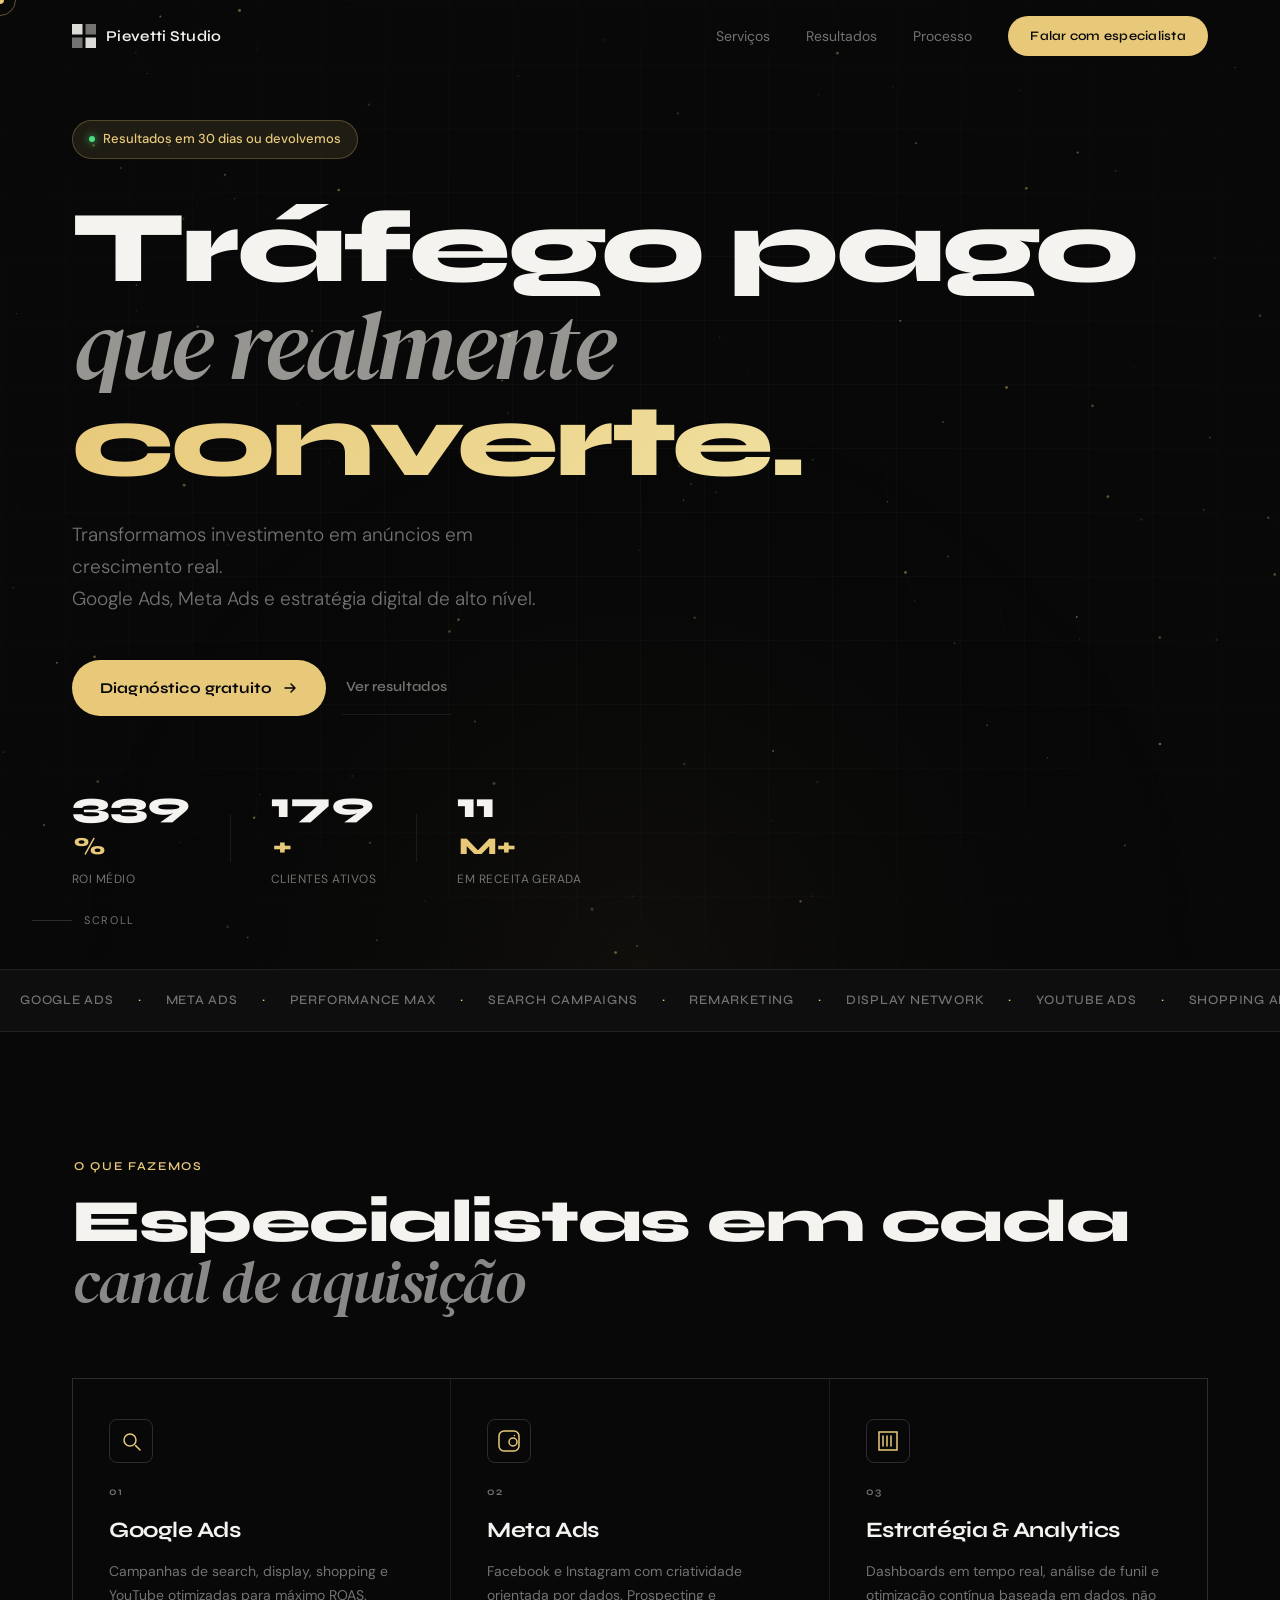
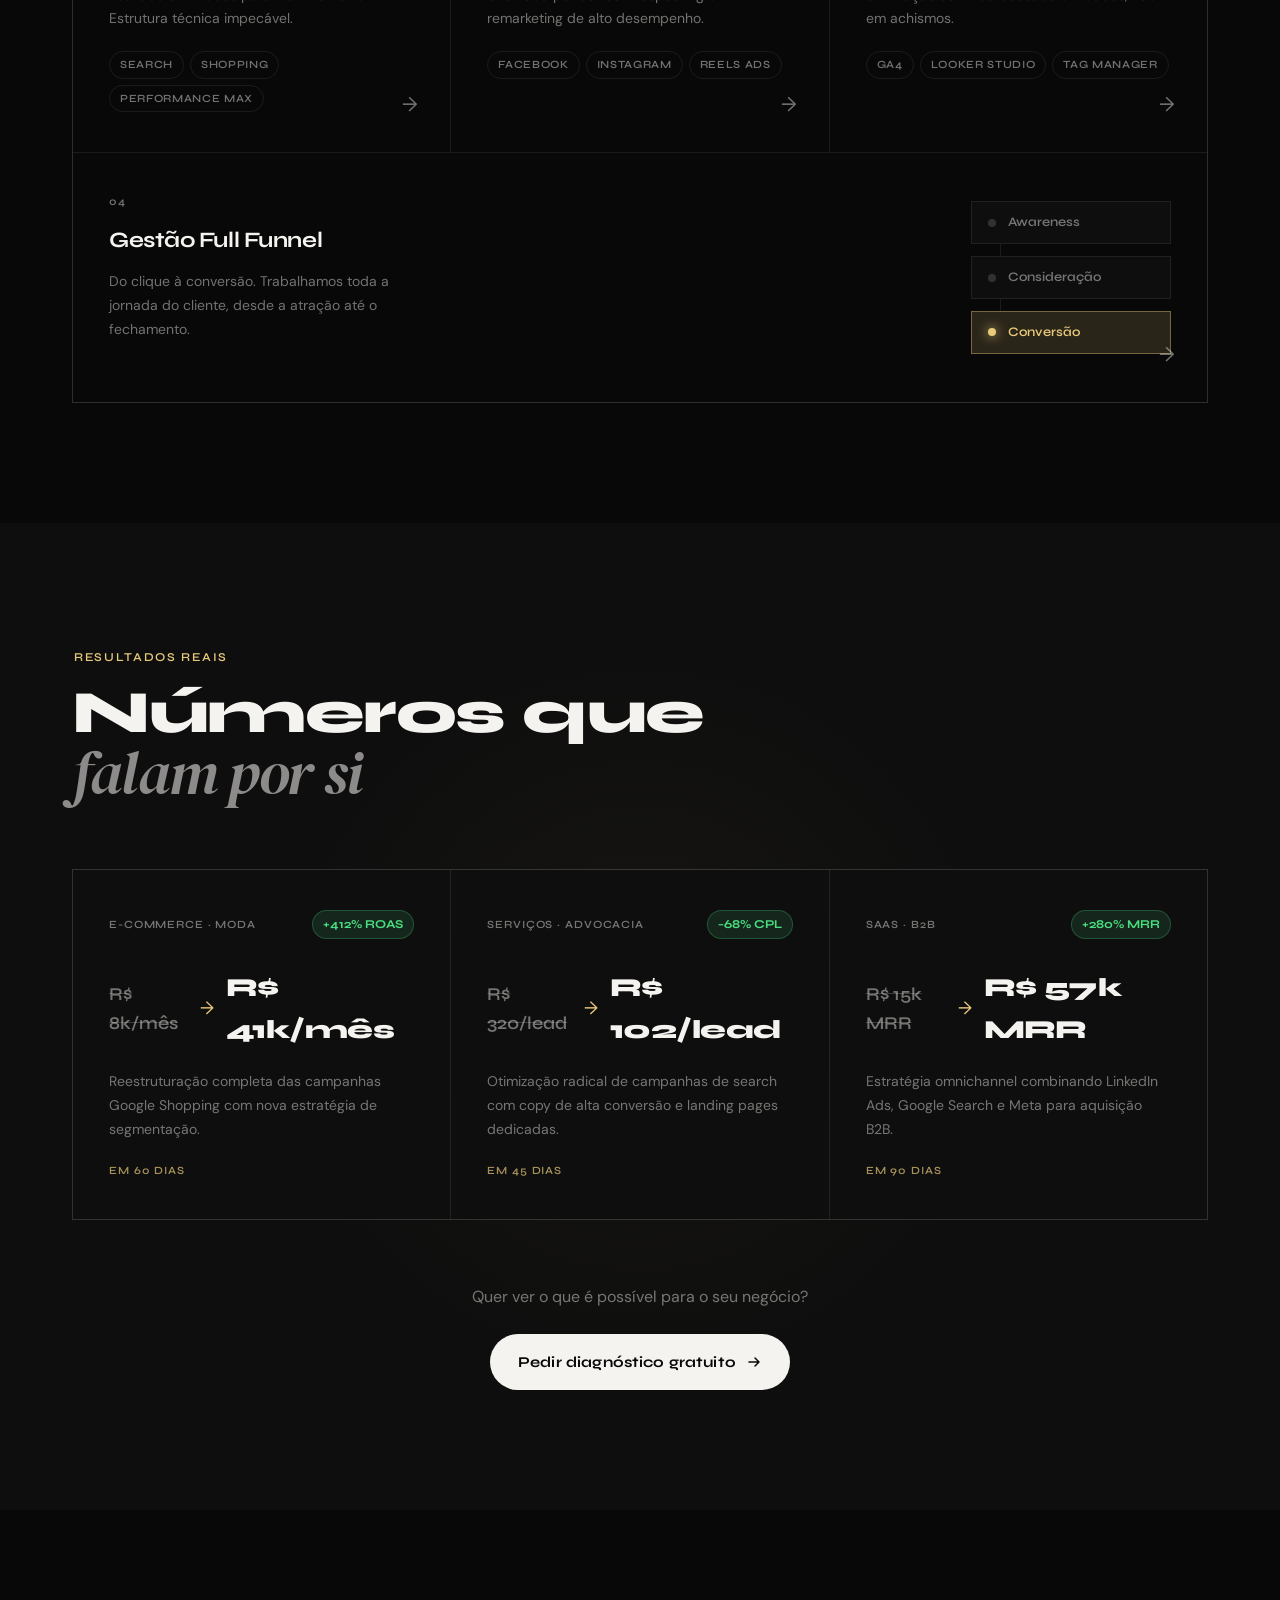
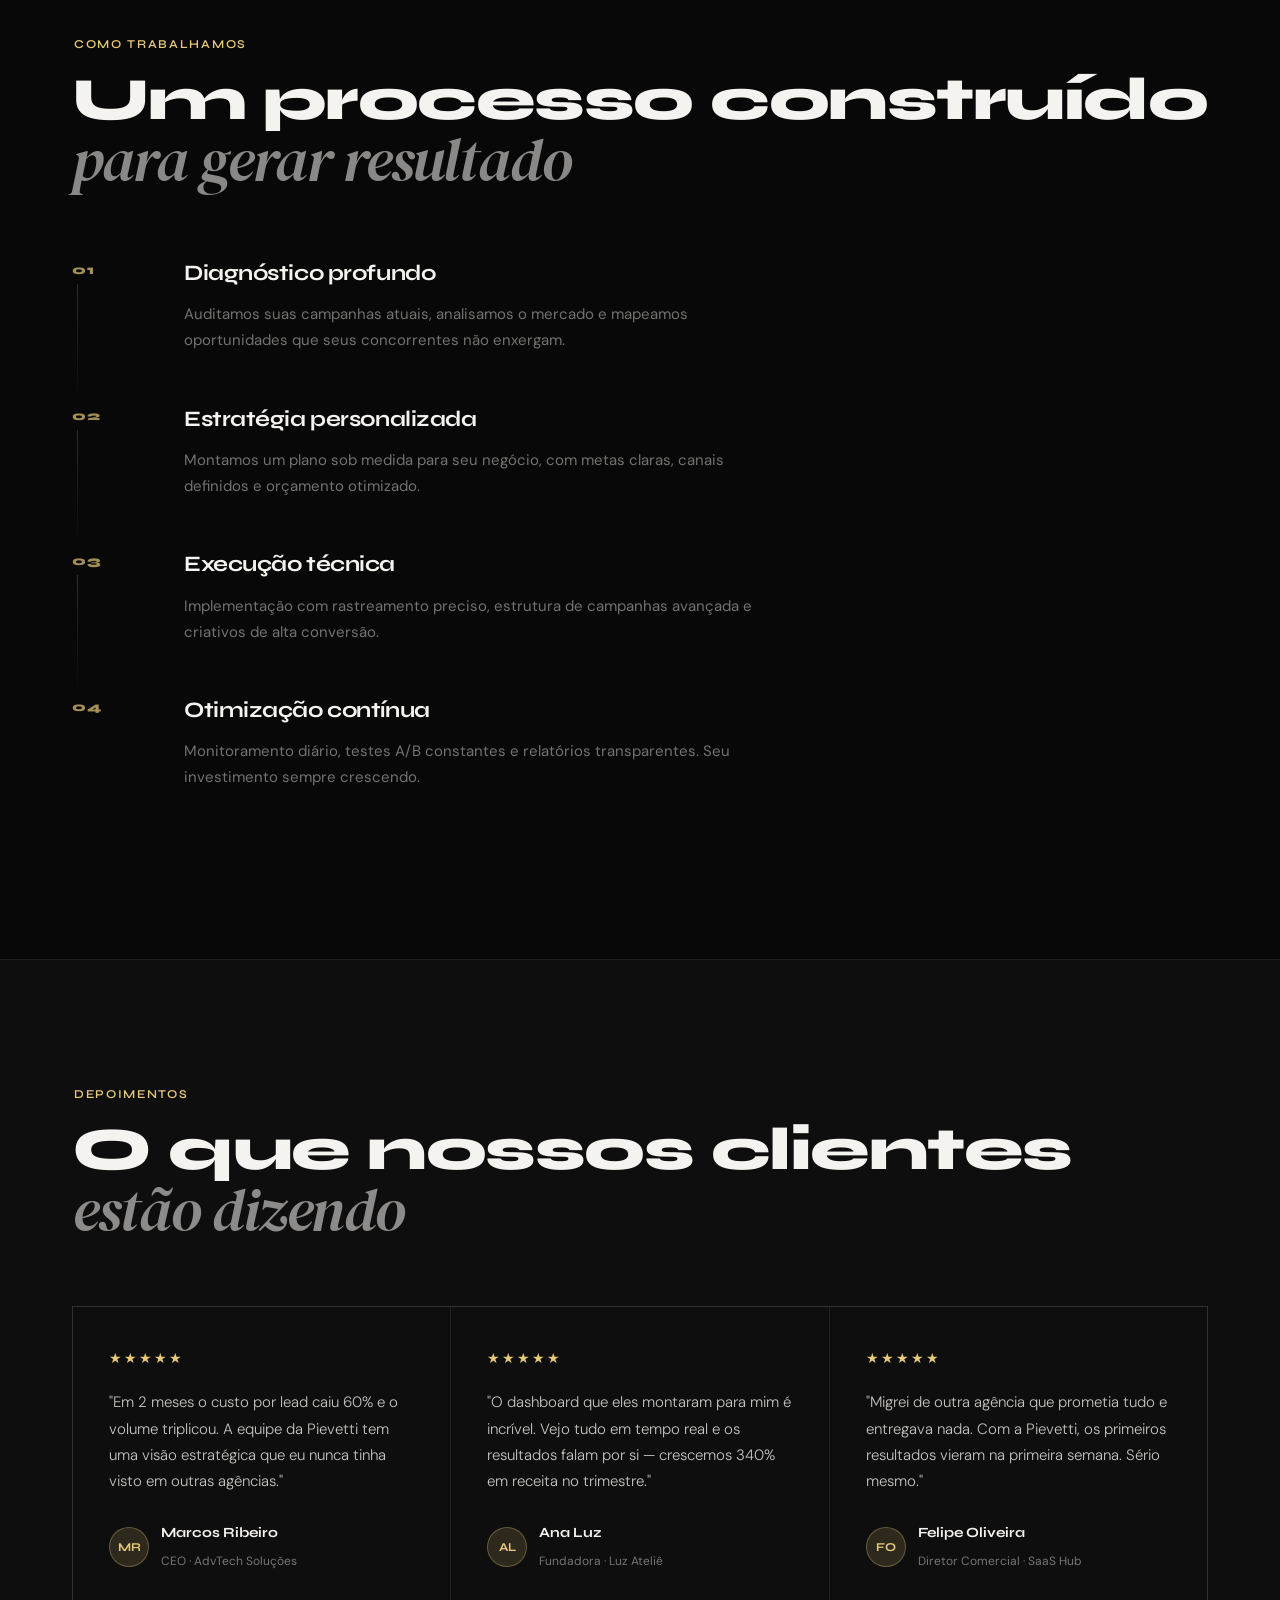
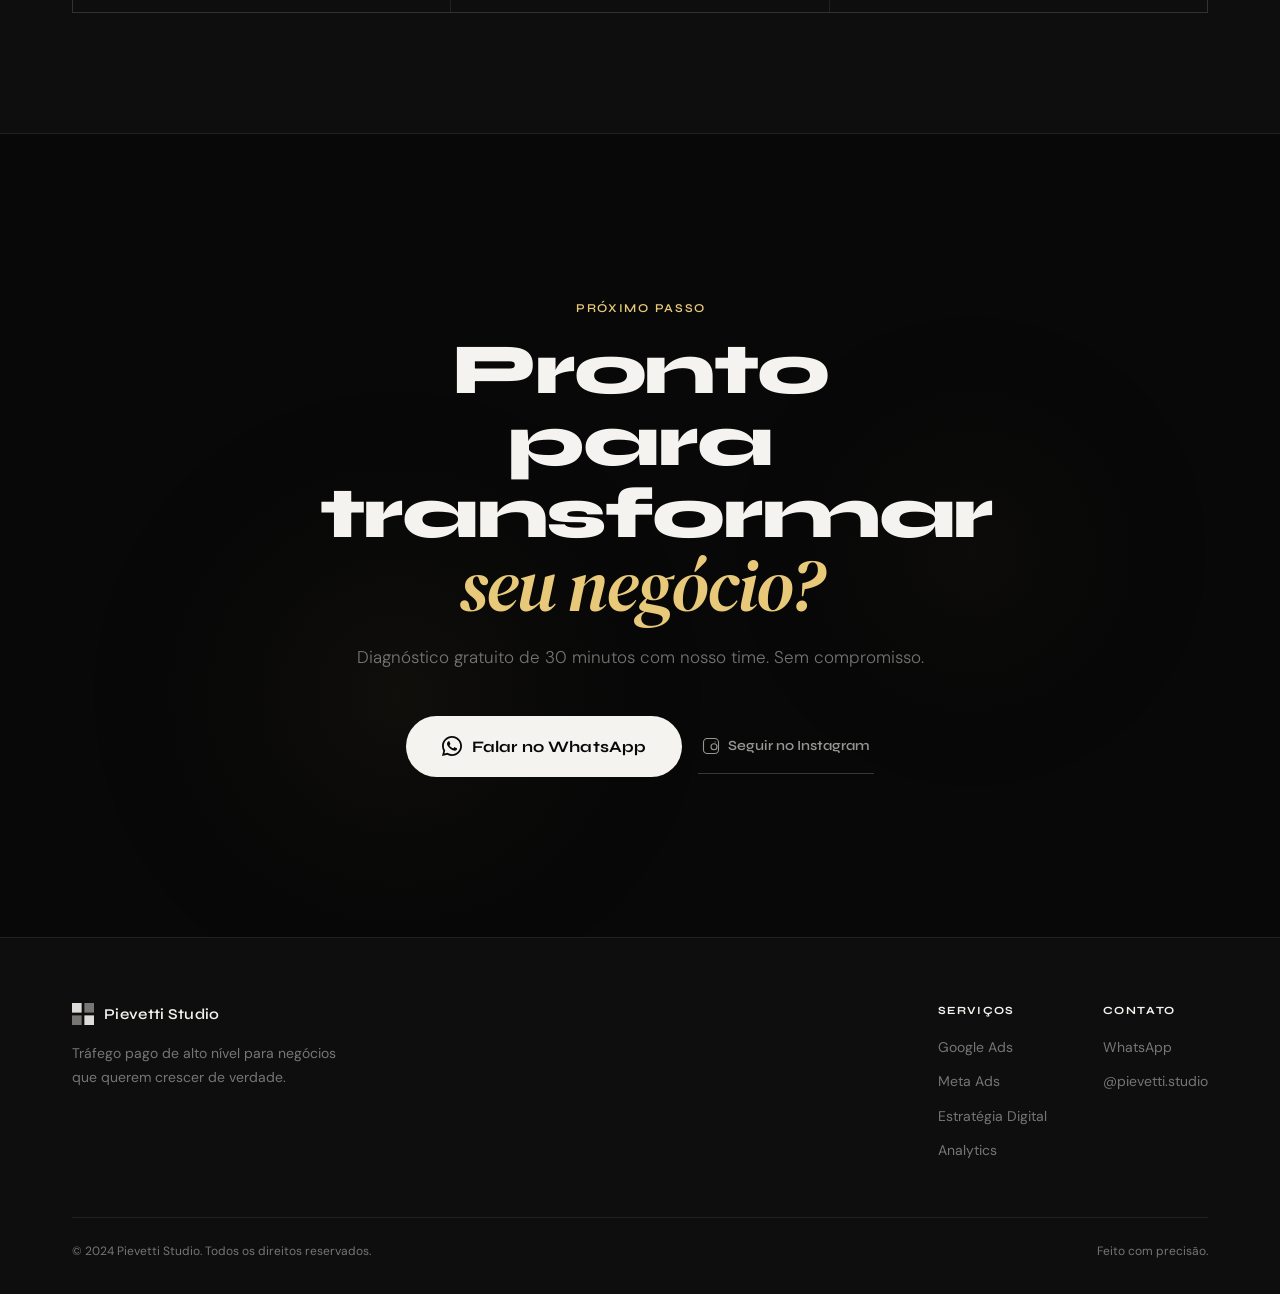
<file: index.html>
<!DOCTYPE html>
<html lang="pt-BR">
<head>
<meta charset="UTF-8">
<meta name="viewport" content="width=device-width, initial-scale=1.0">
<title>Pievetti Studio — Tráfego que Converte</title>
<meta name="description" content="Especialistas em tráfego pago que transforma cliques em clientes. Google Ads, Meta Ads e estratégia digital de alto nível.">
<link rel="preconnect" href="https://fonts.googleapis.com">
<link rel="preconnect" href="https://fonts.gstatic.com" crossorigin>
<link href="https://fonts.googleapis.com/css2?family=Syne:wght@400;500;600;700;800&family=DM+Serif+Display:ital@0;1&family=DM+Sans:wght@300;400;500&display=swap" rel="stylesheet">
<link rel="stylesheet" href="style.css">
</head>
<body>

<!-- LOADER -->
<div id="loader">
  <div class="loader-inner">
    <div class="loader-logo">
      <svg width="32" height="32" viewBox="0 0 32 32" fill="none">
        <rect x="0" y="0" width="14" height="14" fill="white" opacity="0.9"/>
        <rect x="18" y="0" width="14" height="14" fill="white" opacity="0.5"/>
        <rect x="0" y="18" width="14" height="14" fill="white" opacity="0.5"/>
        <rect x="18" y="18" width="14" height="14" fill="white" opacity="0.9"/>
      </svg>
    </div>
    <div class="loader-bar"><div class="loader-fill"></div></div>
    <span class="loader-text">Carregando experiência</span>
  </div>
</div>

<!-- CURSOR CUSTOM -->
<div id="cursor"></div>
<div id="cursor-trail"></div>

<!-- NAV -->
<nav id="nav">
  <div class="nav-inner">
    <a href="#" class="nav-logo">
      <svg width="24" height="24" viewBox="0 0 32 32" fill="none">
        <rect x="0" y="0" width="14" height="14" fill="currentColor" opacity="0.9"/>
        <rect x="18" y="0" width="14" height="14" fill="currentColor" opacity="0.45"/>
        <rect x="0" y="18" width="14" height="14" fill="currentColor" opacity="0.45"/>
        <rect x="18" y="18" width="14" height="14" fill="currentColor" opacity="0.9"/>
      </svg>
      <span>Pievetti Studio</span>
    </a>
    <div class="nav-links">
      <a href="#servicos">Serviços</a>
      <a href="#resultados">Resultados</a>
      <a href="#processo">Processo</a>
      <a href="https://wa.me/5511999999999?text=Olá,%20vim%20pelo%20site%20e%20quero%20saber%20mais" target="_blank" class="nav-cta" data-magnetic>Falar com especialista</a>
    </div>
    <button class="nav-hamburger" id="hamburger" aria-label="Menu">
      <span></span><span></span>
    </button>
  </div>
  <div class="nav-mobile" id="navMobile">
    <a href="#servicos" class="nav-mobile-link">Serviços</a>
    <a href="#resultados" class="nav-mobile-link">Resultados</a>
    <a href="#processo" class="nav-mobile-link">Processo</a>
    <a href="https://wa.me/5511999999999?text=Olá,%20vim%20pelo%20site%20e%20quero%20saber%20mais" target="_blank" class="nav-mobile-cta">Falar com especialista →</a>
  </div>
</nav>

<!-- HERO -->
<section id="hero">
  <canvas id="heroCanvas"></canvas>
  <div class="hero-grid-overlay"></div>

  <div class="hero-content">
    <div class="hero-badge" data-reveal>
      <span class="badge-dot"></span>
      <span>Resultados em 30 dias ou devolvemos</span>
    </div>

    <h1 class="hero-headline" data-reveal>
      <span class="line-wrap"><span class="line">Tráfego pago</span></span>
      <span class="line-wrap"><em class="hero-italic">que realmente</em></span>
      <span class="line-wrap"><span class="line hero-gradient-text">converte.</span></span>
    </h1>

    <p class="hero-sub" data-reveal>
      Transformamos investimento em anúncios em crescimento real.<br>
      Google Ads, Meta Ads e estratégia digital de alto nível.
    </p>

    <div class="hero-actions" data-reveal>
      <a href="https://wa.me/5511999999999?text=Olá,%20vim%20pelo%20site%20e%20quero%20diagnóstico%20gratuito" target="_blank" class="btn-primary" data-magnetic>
        <span>Diagnóstico gratuito</span>
        <svg width="16" height="16" viewBox="0 0 16 16" fill="none"><path d="M3 8h10M9 4l4 4-4 4" stroke="currentColor" stroke-width="1.5" stroke-linecap="round" stroke-linejoin="round"/></svg>
      </a>
      <a href="#resultados" class="btn-ghost">
        <span>Ver resultados</span>
      </a>
    </div>

    <div class="hero-metrics" data-reveal>
      <div class="metric">
        <span class="metric-num" data-count="340">0</span><span class="metric-sym">%</span>
        <span class="metric-label">ROI médio</span>
      </div>
      <div class="metric-divider"></div>
      <div class="metric">
        <span class="metric-num" data-count="180">0</span><span class="metric-sym">+</span>
        <span class="metric-label">Clientes ativos</span>
      </div>
      <div class="metric-divider"></div>
      <div class="metric">
        <span class="metric-num" data-count="12">0</span><span class="metric-sym">M+</span>
        <span class="metric-label">Em receita gerada</span>
      </div>
    </div>
  </div>

  <div class="hero-scroll-indicator">
    <div class="scroll-line"></div>
    <span>scroll</span>
  </div>
</section>

<!-- MARQUEE -->
<div class="marquee-section">
  <div class="marquee-track">
    <div class="marquee-inner">
      <span>Google Ads</span><span class="dot">·</span>
      <span>Meta Ads</span><span class="dot">·</span>
      <span>Performance Max</span><span class="dot">·</span>
      <span>Search Campaigns</span><span class="dot">·</span>
      <span>Remarketing</span><span class="dot">·</span>
      <span>Display Network</span><span class="dot">·</span>
      <span>YouTube Ads</span><span class="dot">·</span>
      <span>Shopping Ads</span><span class="dot">·</span>
      <span>Google Ads</span><span class="dot">·</span>
      <span>Meta Ads</span><span class="dot">·</span>
      <span>Performance Max</span><span class="dot">·</span>
      <span>Search Campaigns</span><span class="dot">·</span>
      <span>Remarketing</span><span class="dot">·</span>
      <span>Display Network</span><span class="dot">·</span>
      <span>YouTube Ads</span><span class="dot">·</span>
      <span>Shopping Ads</span><span class="dot">·</span>
    </div>
  </div>
</div>

<!-- SERVICES -->
<section id="servicos" class="section-services">
  <div class="container">
    <div class="section-header" data-reveal>
      <span class="section-label">O que fazemos</span>
      <h2>Especialistas em cada<br><em>canal de aquisição</em></h2>
    </div>

    <div class="services-grid">
      <div class="service-card" data-reveal data-delay="0">
        <div class="service-icon">
          <svg width="24" height="24" viewBox="0 0 24 24" fill="none"><path d="M21 21l-4.35-4.35M17 11A6 6 0 1 1 5 11a6 6 0 0 1 12 0z" stroke="currentColor" stroke-width="1.5" stroke-linecap="round"/></svg>
        </div>
        <span class="service-num">01</span>
        <h3>Google Ads</h3>
        <p>Campanhas de search, display, shopping e YouTube otimizadas para máximo ROAS. Estrutura técnica impecável.</p>
        <div class="service-tags">
          <span>Search</span><span>Shopping</span><span>Performance Max</span>
        </div>
        <div class="service-arrow">→</div>
      </div>

      <div class="service-card" data-reveal data-delay="100">
        <div class="service-icon">
          <svg width="24" height="24" viewBox="0 0 24 24" fill="none"><rect x="2" y="2" width="20" height="20" rx="5" stroke="currentColor" stroke-width="1.5"/><path d="M16 8.99a4 4 0 1 1-4 4 4 4 0 0 1 4-4zM17.5 6.5h.01" stroke="currentColor" stroke-width="1.5" stroke-linecap="round"/></svg>
        </div>
        <span class="service-num">02</span>
        <h3>Meta Ads</h3>
        <p>Facebook e Instagram com criatividade orientada por dados. Prospecting e remarketing de alto desempenho.</p>
        <div class="service-tags">
          <span>Facebook</span><span>Instagram</span><span>Reels Ads</span>
        </div>
        <div class="service-arrow">→</div>
      </div>

      <div class="service-card" data-reveal data-delay="200">
        <div class="service-icon">
          <svg width="24" height="24" viewBox="0 0 24 24" fill="none"><path d="M3 3h18v18H3V3zm4 4v10m4-10v10m4-10v10" stroke="currentColor" stroke-width="1.5" stroke-linecap="round"/></svg>
        </div>
        <span class="service-num">03</span>
        <h3>Estratégia & Analytics</h3>
        <p>Dashboards em tempo real, análise de funil e otimização contínua baseada em dados, não em achismos.</p>
        <div class="service-tags">
          <span>GA4</span><span>Looker Studio</span><span>Tag Manager</span>
        </div>
        <div class="service-arrow">→</div>
      </div>

      <div class="service-card service-card--wide" data-reveal data-delay="300">
        <div class="service-wide-content">
          <div>
            <span class="service-num">04</span>
            <h3>Gestão Full Funnel</h3>
            <p>Do clique à conversão. Trabalhamos toda a jornada do cliente, desde a atração até o fechamento.</p>
          </div>
          <div class="service-wide-visual">
            <div class="funnel-steps">
              <div class="funnel-step">
                <span class="step-dot"></span>
                <span>Awareness</span>
              </div>
              <div class="funnel-connector"></div>
              <div class="funnel-step">
                <span class="step-dot"></span>
                <span>Consideração</span>
              </div>
              <div class="funnel-connector"></div>
              <div class="funnel-step active">
                <span class="step-dot"></span>
                <span>Conversão</span>
              </div>
            </div>
          </div>
        </div>
        <div class="service-arrow">→</div>
      </div>
    </div>
  </div>
</section>

<!-- RESULTS -->
<section id="resultados" class="section-results">
  <div class="results-bg"></div>
  <div class="container">
    <div class="section-header light" data-reveal>
      <span class="section-label">Resultados reais</span>
      <h2>Números que<br><em>falam por si</em></h2>
    </div>

    <div class="results-grid">
      <div class="result-card" data-reveal data-delay="0">
        <div class="result-top">
          <span class="result-industry">E-commerce · Moda</span>
          <span class="result-badge positive">+412% ROAS</span>
        </div>
        <div class="result-metric">
          <span class="result-before">R$ 8k/mês</span>
          <div class="result-arrow-icon">→</div>
          <span class="result-after">R$ 41k/mês</span>
        </div>
        <p class="result-desc">Reestruturação completa das campanhas Google Shopping com nova estratégia de segmentação.</p>
        <div class="result-timeline">Em 60 dias</div>
      </div>

      <div class="result-card" data-reveal data-delay="100">
        <div class="result-top">
          <span class="result-industry">Serviços · Advocacia</span>
          <span class="result-badge positive">−68% CPL</span>
        </div>
        <div class="result-metric">
          <span class="result-before">R$ 320/lead</span>
          <div class="result-arrow-icon">→</div>
          <span class="result-after">R$ 102/lead</span>
        </div>
        <p class="result-desc">Otimização radical de campanhas de search com copy de alta conversão e landing pages dedicadas.</p>
        <div class="result-timeline">Em 45 dias</div>
      </div>

      <div class="result-card" data-reveal data-delay="200">
        <div class="result-top">
          <span class="result-industry">SaaS · B2B</span>
          <span class="result-badge positive">+280% MRR</span>
        </div>
        <div class="result-metric">
          <span class="result-before">R$ 15k MRR</span>
          <div class="result-arrow-icon">→</div>
          <span class="result-after">R$ 57k MRR</span>
        </div>
        <p class="result-desc">Estratégia omnichannel combinando LinkedIn Ads, Google Search e Meta para aquisição B2B.</p>
        <div class="result-timeline">Em 90 dias</div>
      </div>
    </div>

    <div class="results-cta" data-reveal>
      <p>Quer ver o que é possível para o seu negócio?</p>
      <a href="https://wa.me/5511999999999?text=Olá,%20quero%20um%20diagnóstico%20gratuito%20das%20minhas%20campanhas" target="_blank" class="btn-primary btn-light" data-magnetic>
        <span>Pedir diagnóstico gratuito</span>
        <svg width="16" height="16" viewBox="0 0 16 16" fill="none"><path d="M3 8h10M9 4l4 4-4 4" stroke="currentColor" stroke-width="1.5" stroke-linecap="round" stroke-linejoin="round"/></svg>
      </a>
    </div>
  </div>
</section>

<!-- PROCESS -->
<section id="processo" class="section-process">
  <div class="container">
    <div class="section-header" data-reveal>
      <span class="section-label">Como trabalhamos</span>
      <h2>Um processo construído<br><em>para gerar resultado</em></h2>
    </div>

    <div class="process-list">
      <div class="process-item" data-reveal data-delay="0">
        <div class="process-number">01</div>
        <div class="process-content">
          <h3>Diagnóstico profundo</h3>
          <p>Auditamos suas campanhas atuais, analisamos o mercado e mapeamos oportunidades que seus concorrentes não enxergam.</p>
        </div>
        <div class="process-line"></div>
      </div>
      <div class="process-item" data-reveal data-delay="100">
        <div class="process-number">02</div>
        <div class="process-content">
          <h3>Estratégia personalizada</h3>
          <p>Montamos um plano sob medida para seu negócio, com metas claras, canais definidos e orçamento otimizado.</p>
        </div>
        <div class="process-line"></div>
      </div>
      <div class="process-item" data-reveal data-delay="200">
        <div class="process-number">03</div>
        <div class="process-content">
          <h3>Execução técnica</h3>
          <p>Implementação com rastreamento preciso, estrutura de campanhas avançada e criativos de alta conversão.</p>
        </div>
        <div class="process-line"></div>
      </div>
      <div class="process-item" data-reveal data-delay="300">
        <div class="process-number">04</div>
        <div class="process-content">
          <h3>Otimização contínua</h3>
          <p>Monitoramento diário, testes A/B constantes e relatórios transparentes. Seu investimento sempre crescendo.</p>
        </div>
      </div>
    </div>
  </div>
</section>

<!-- SOCIAL PROOF -->
<section class="section-social">
  <div class="container">
    <div class="section-header" data-reveal>
      <span class="section-label">Depoimentos</span>
      <h2>O que nossos clientes<br><em>estão dizendo</em></h2>
    </div>

    <div class="testimonials-grid">
      <div class="testimonial" data-reveal data-delay="0">
        <div class="testimonial-stars">★★★★★</div>
        <p>"Em 2 meses o custo por lead caiu 60% e o volume triplicou. A equipe da Pievetti tem uma visão estratégica que eu nunca tinha visto em outras agências."</p>
        <div class="testimonial-author">
          <div class="author-avatar">MR</div>
          <div>
            <strong>Marcos Ribeiro</strong>
            <span>CEO · AdvTech Soluções</span>
          </div>
        </div>
      </div>

      <div class="testimonial" data-reveal data-delay="100">
        <div class="testimonial-stars">★★★★★</div>
        <p>"O dashboard que eles montaram para mim é incrível. Vejo tudo em tempo real e os resultados falam por si — crescemos 340% em receita no trimestre."</p>
        <div class="testimonial-author">
          <div class="author-avatar">AL</div>
          <div>
            <strong>Ana Luz</strong>
            <span>Fundadora · Luz Ateliê</span>
          </div>
        </div>
      </div>

      <div class="testimonial" data-reveal data-delay="200">
        <div class="testimonial-stars">★★★★★</div>
        <p>"Migrei de outra agência que prometia tudo e entregava nada. Com a Pievetti, os primeiros resultados vieram na primeira semana. Sério mesmo."</p>
        <div class="testimonial-author">
          <div class="author-avatar">FO</div>
          <div>
            <strong>Felipe Oliveira</strong>
            <span>Diretor Comercial · SaaS Hub</span>
          </div>
        </div>
      </div>
    </div>
  </div>
</section>

<!-- CTA FINAL -->
<section class="section-cta">
  <div class="cta-bg">
    <canvas id="ctaCanvas"></canvas>
  </div>
  <div class="container">
    <div class="cta-content" data-reveal>
      <span class="section-label light">Próximo passo</span>
      <h2 class="cta-headline">Pronto para transformar<br><em>seu negócio?</em></h2>
      <p class="cta-sub">Diagnóstico gratuito de 30 minutos com nosso time. Sem compromisso.</p>
      <div class="cta-buttons">
        <a href="https://wa.me/5511999999999?text=Olá,%20quero%20conversar%20sobre%20tráfego%20pago%20para%20meu%20negócio" target="_blank" class="btn-primary btn-light btn-xl" data-magnetic>
          <svg width="20" height="20" viewBox="0 0 24 24" fill="currentColor"><path d="M17.472 14.382c-.297-.149-1.758-.867-2.03-.967-.273-.099-.471-.148-.67.15-.197.297-.767.966-.94 1.164-.173.199-.347.223-.644.075-.297-.15-1.255-.463-2.39-1.475-.883-.788-1.48-1.761-1.653-2.059-.173-.297-.018-.458.13-.606.134-.133.298-.347.446-.52.149-.174.198-.298.298-.497.099-.198.05-.371-.025-.52-.075-.149-.669-1.612-.916-2.207-.242-.579-.487-.5-.669-.51-.173-.008-.371-.01-.57-.01-.198 0-.52.074-.792.372-.272.297-1.04 1.016-1.04 2.479 0 1.462 1.065 2.875 1.213 3.074.149.198 2.096 3.2 5.077 4.487.709.306 1.262.489 1.694.625.712.227 1.36.195 1.871.118.571-.085 1.758-.719 2.006-1.413.248-.694.248-1.289.173-1.413-.074-.124-.272-.198-.57-.347z"/><path d="M12 0C5.373 0 0 5.373 0 12c0 2.124.553 4.122 1.52 5.855L0 24l6.335-1.505A11.945 11.945 0 0 0 12 24c6.627 0 12-5.373 12-12S18.627 0 12 0zm0 21.818a9.808 9.808 0 0 1-5.001-1.368l-.358-.213-3.762.894.936-3.659-.234-.376A9.817 9.817 0 0 1 2.182 12c0-5.418 4.4-9.818 9.818-9.818 5.418 0 9.818 4.4 9.818 9.818 0 5.418-4.4 9.818-9.818 9.818z"/></svg>
          <span>Falar no WhatsApp</span>
        </a>
        <a href="https://instagram.com/pievetti.studio" target="_blank" class="btn-ghost btn-ghost-light">
          <svg width="18" height="18" viewBox="0 0 24 24" fill="none"><rect x="2" y="2" width="20" height="20" rx="5" stroke="currentColor" stroke-width="1.5"/><path d="M16 8.99a4 4 0 1 1-4 4 4 4 0 0 1 4-4zM17.5 6.5h.01" stroke="currentColor" stroke-width="1.5" stroke-linecap="round"/></svg>
          <span>Seguir no Instagram</span>
        </a>
      </div>
    </div>
  </div>
</section>

<!-- FOOTER -->
<footer class="footer">
  <div class="container">
    <div class="footer-top">
      <div class="footer-brand">
        <a href="#" class="nav-logo">
          <svg width="22" height="22" viewBox="0 0 32 32" fill="none">
            <rect x="0" y="0" width="14" height="14" fill="currentColor" opacity="0.9"/>
            <rect x="18" y="0" width="14" height="14" fill="currentColor" opacity="0.45"/>
            <rect x="0" y="18" width="14" height="14" fill="currentColor" opacity="0.45"/>
            <rect x="18" y="18" width="14" height="14" fill="currentColor" opacity="0.9"/>
          </svg>
          <span>Pievetti Studio</span>
        </a>
        <p>Tráfego pago de alto nível para negócios que querem crescer de verdade.</p>
      </div>
      <div class="footer-links">
        <div class="footer-col">
          <span class="footer-col-title">Serviços</span>
          <a href="#servicos">Google Ads</a>
          <a href="#servicos">Meta Ads</a>
          <a href="#servicos">Estratégia Digital</a>
          <a href="#servicos">Analytics</a>
        </div>
        <div class="footer-col">
          <span class="footer-col-title">Contato</span>
          <a href="https://wa.me/5511999999999" target="_blank">WhatsApp</a>
          <a href="https://instagram.com/pievetti.studio" target="_blank">@pievetti.studio</a>
        </div>
      </div>
    </div>
    <div class="footer-bottom">
      <span>© 2024 Pievetti Studio. Todos os direitos reservados.</span>
      <span>Feito com precisão.</span>
    </div>
  </div>
</footer>

<!-- FLOAT CTA -->
<a href="https://wa.me/5513982332023?text=Olá,%20vim%20pelo%20site" target="_blank" id="floatCTA" class="float-cta" aria-label="Falar no WhatsApp">
  <svg width="22" height="22" viewBox="0 0 24 24" fill="currentColor"><path d="M17.472 14.382c-.297-.149-1.758-.867-2.03-.967-.273-.099-.471-.148-.67.15-.197.297-.767.966-.94 1.164-.173.199-.347.223-.644.075-.297-.15-1.255-.463-2.39-1.475-.883-.788-1.48-1.761-1.653-2.059-.173-.297-.018-.458.13-.606.134-.133.298-.347.446-.52.149-.174.198-.298.298-.497.099-.198.05-.371-.025-.52-.075-.149-.669-1.612-.916-2.207-.242-.579-.487-.5-.669-.51-.173-.008-.371-.01-.57-.01-.198 0-.52.074-.792.372-.272.297-1.04 1.016-1.04 2.479 0 1.462 1.065 2.875 1.213 3.074.149.198 2.096 3.2 5.077 4.487.709.306 1.262.489 1.694.625.712.227 1.36.195 1.871.118.571-.085 1.758-.719 2.006-1.413.248-.694.248-1.289.173-1.413-.074-.124-.272-.198-.57-.347z"/><path d="M12 0C5.373 0 0 5.373 0 12c0 2.124.553 4.122 1.52 5.855L0 24l6.335-1.505A11.945 11.945 0 0 0 12 24c6.627 0 12-5.373 12-12S18.627 0 12 0zm0 21.818a9.808 9.808 0 0 1-5.001-1.368l-.358-.213-3.762.894.936-3.659-.234-.376A9.817 9.817 0 0 1 2.182 12c0-5.418 4.4-9.818 9.818-9.818 5.418 0 9.818 4.4 9.818 9.818 0 5.418-4.4 9.818-9.818 9.818z"/></svg>
  <span class="float-pulse"></span>
</a>

<script src="script.js"></script>
</body>
</html>
</file>
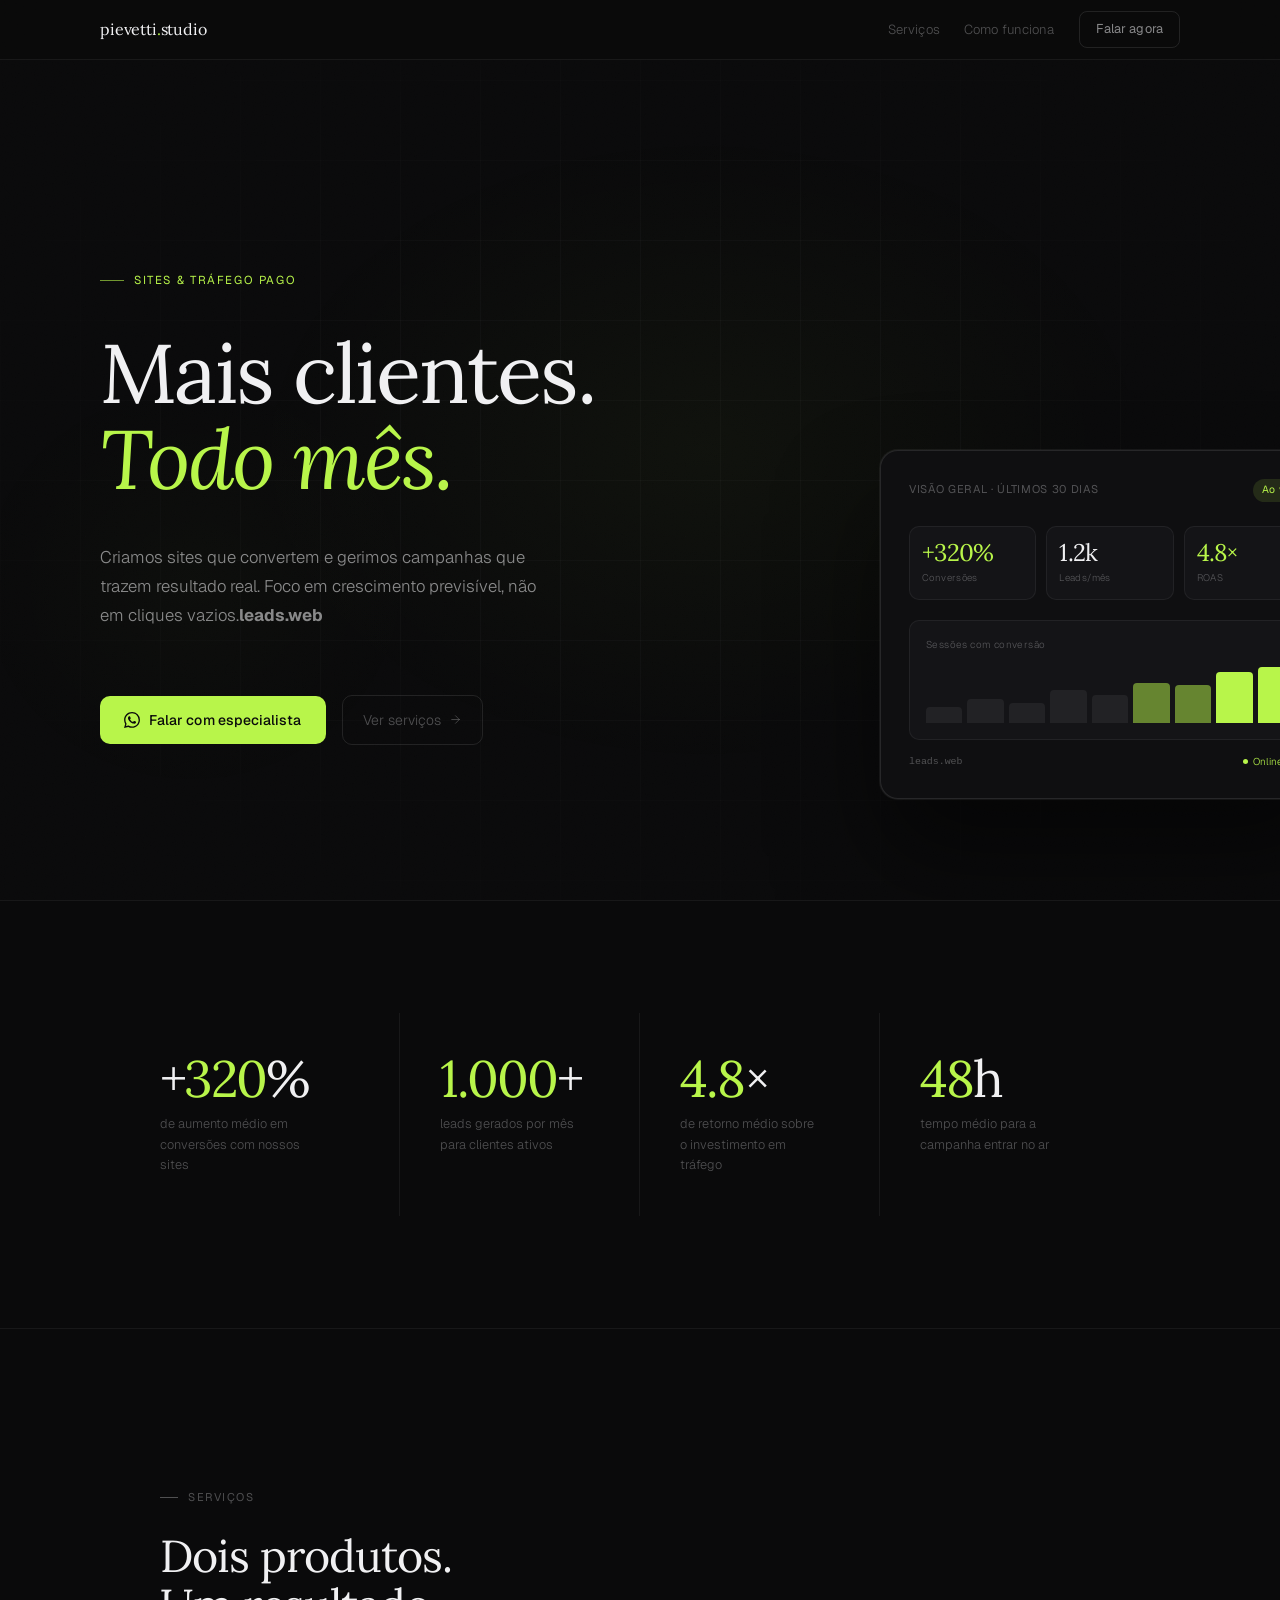
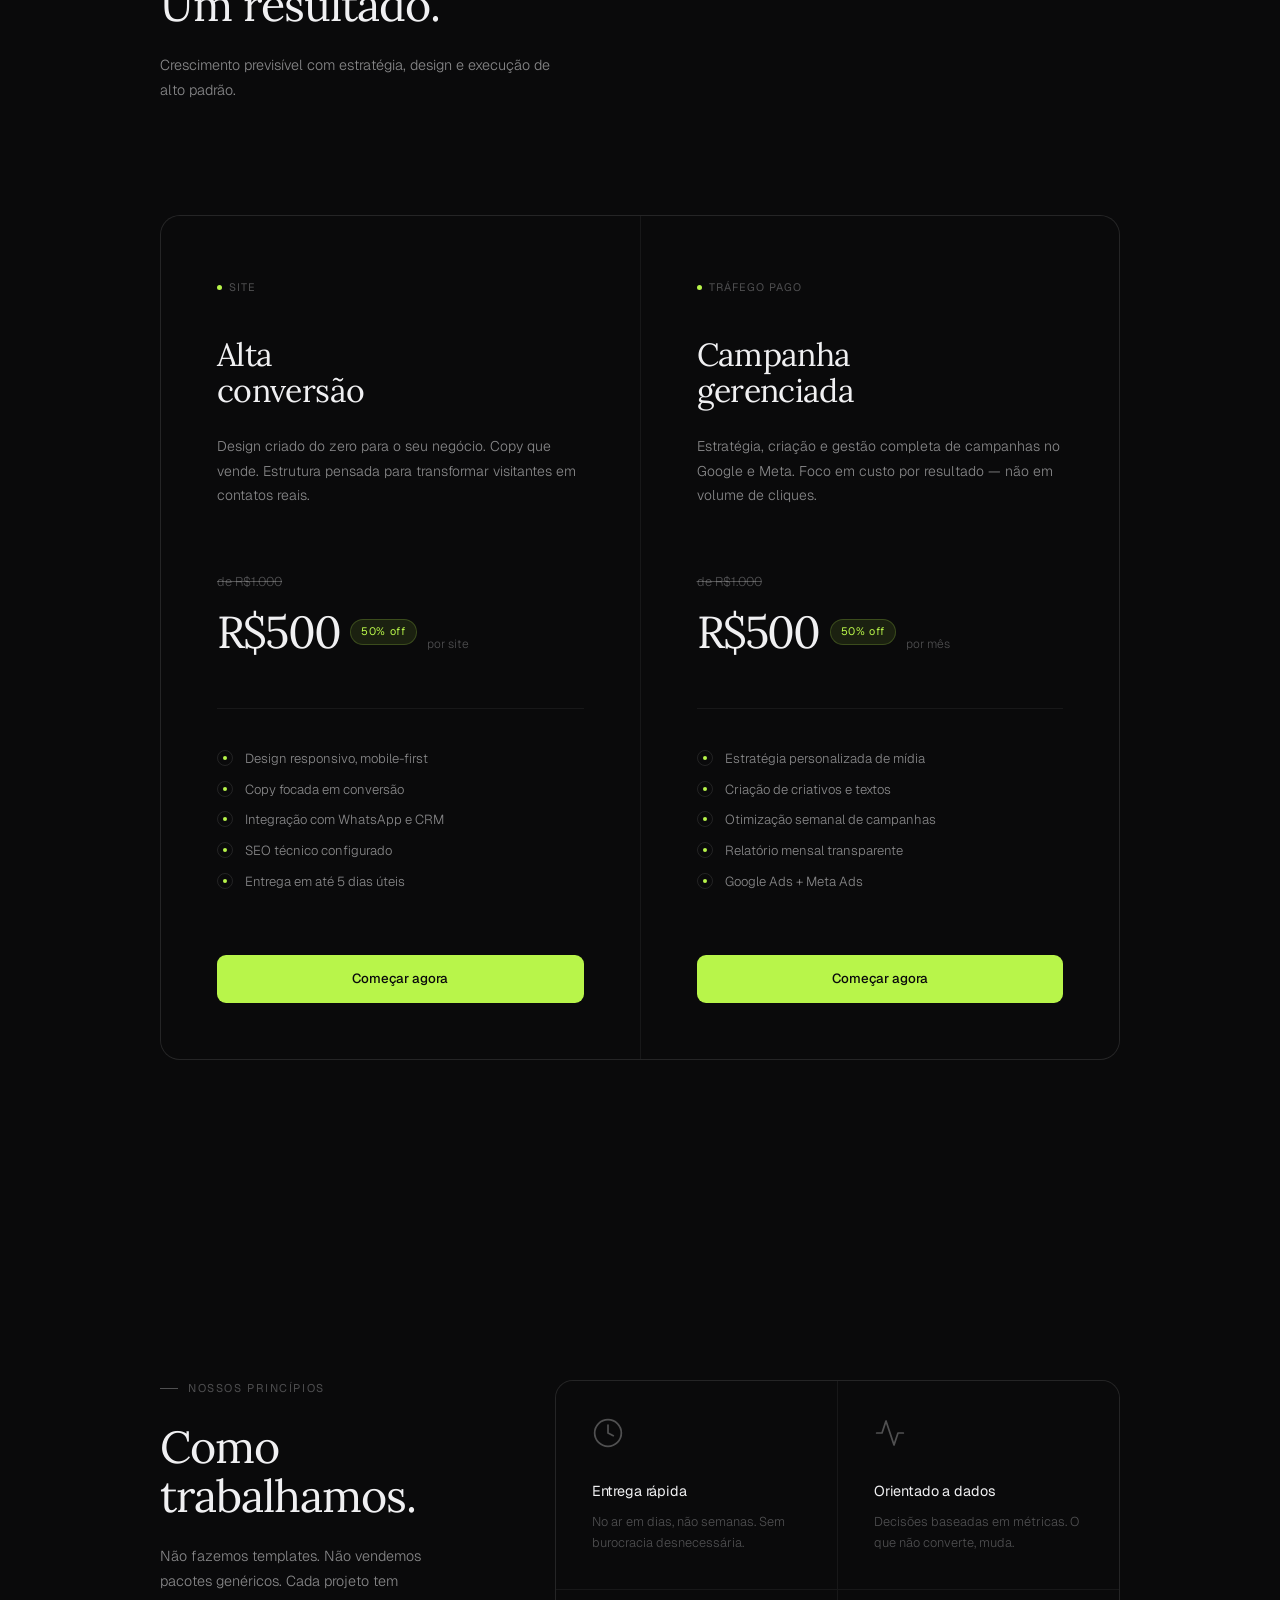
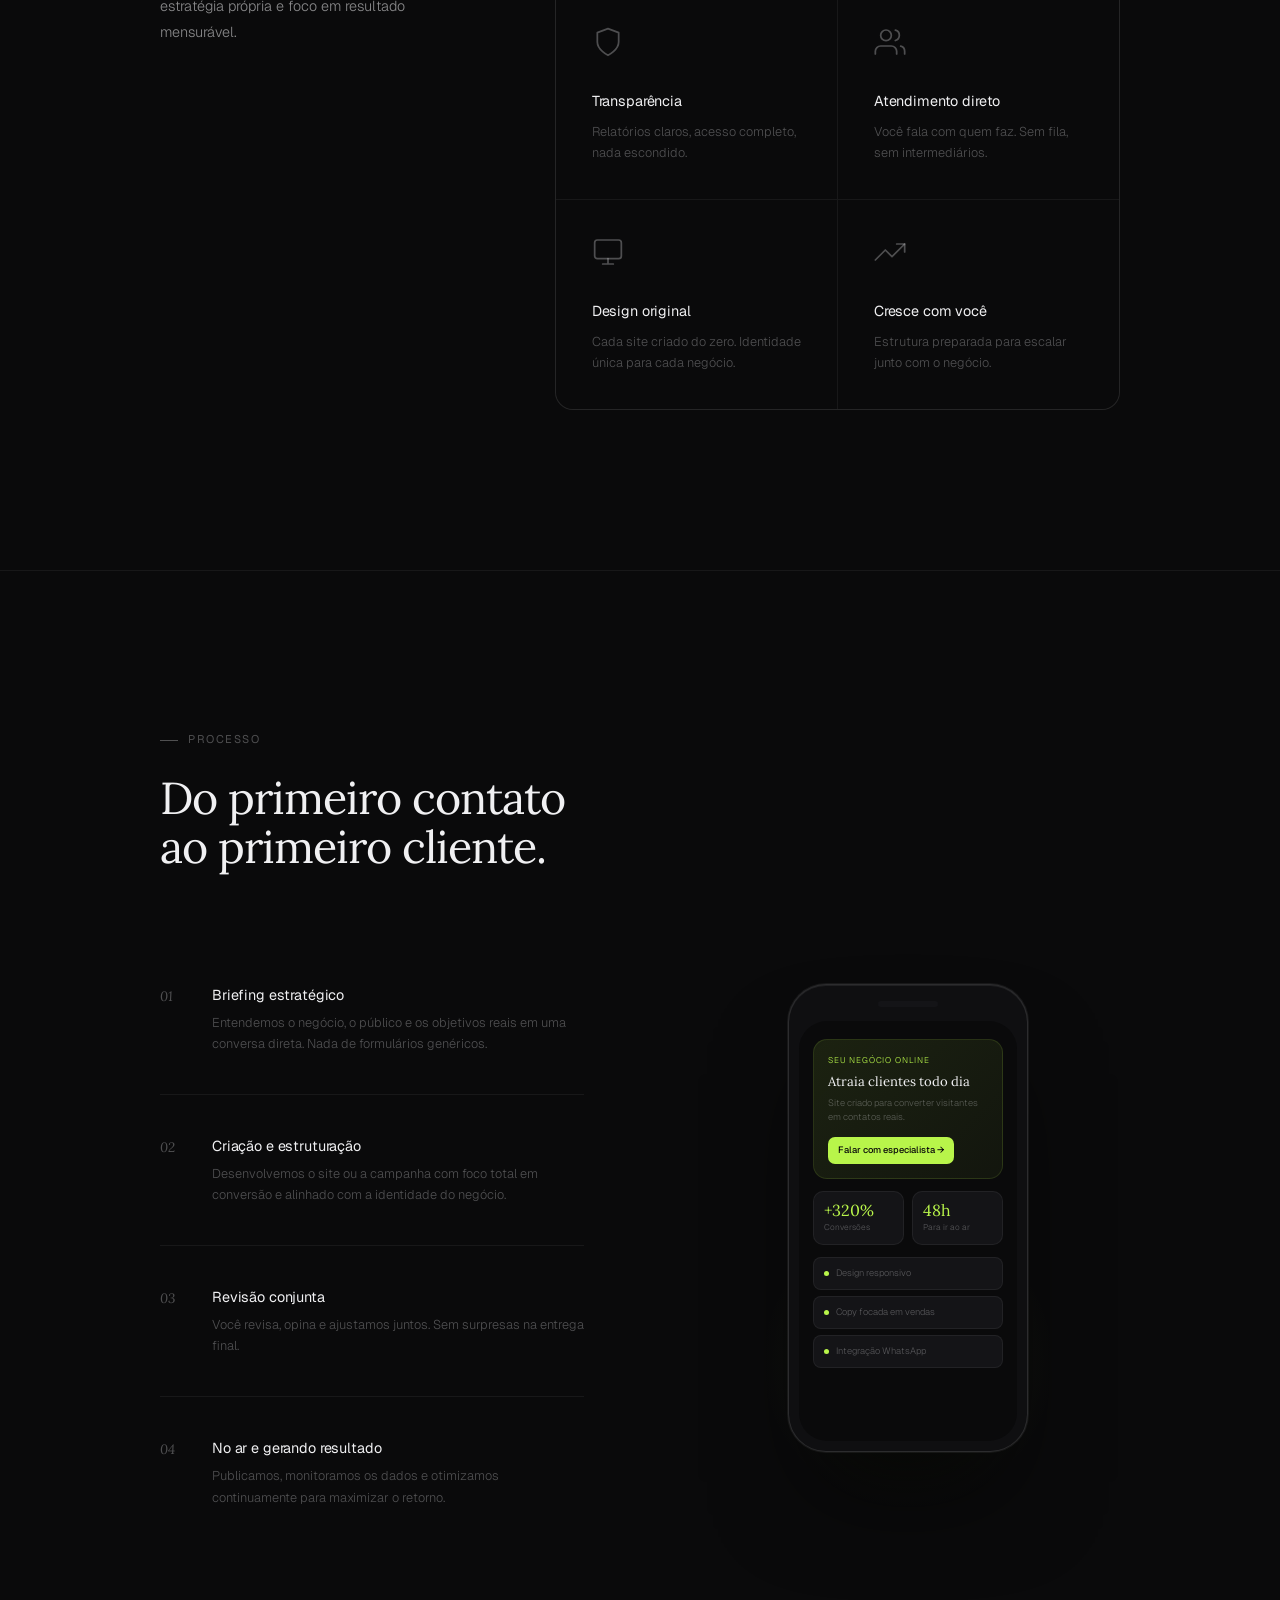
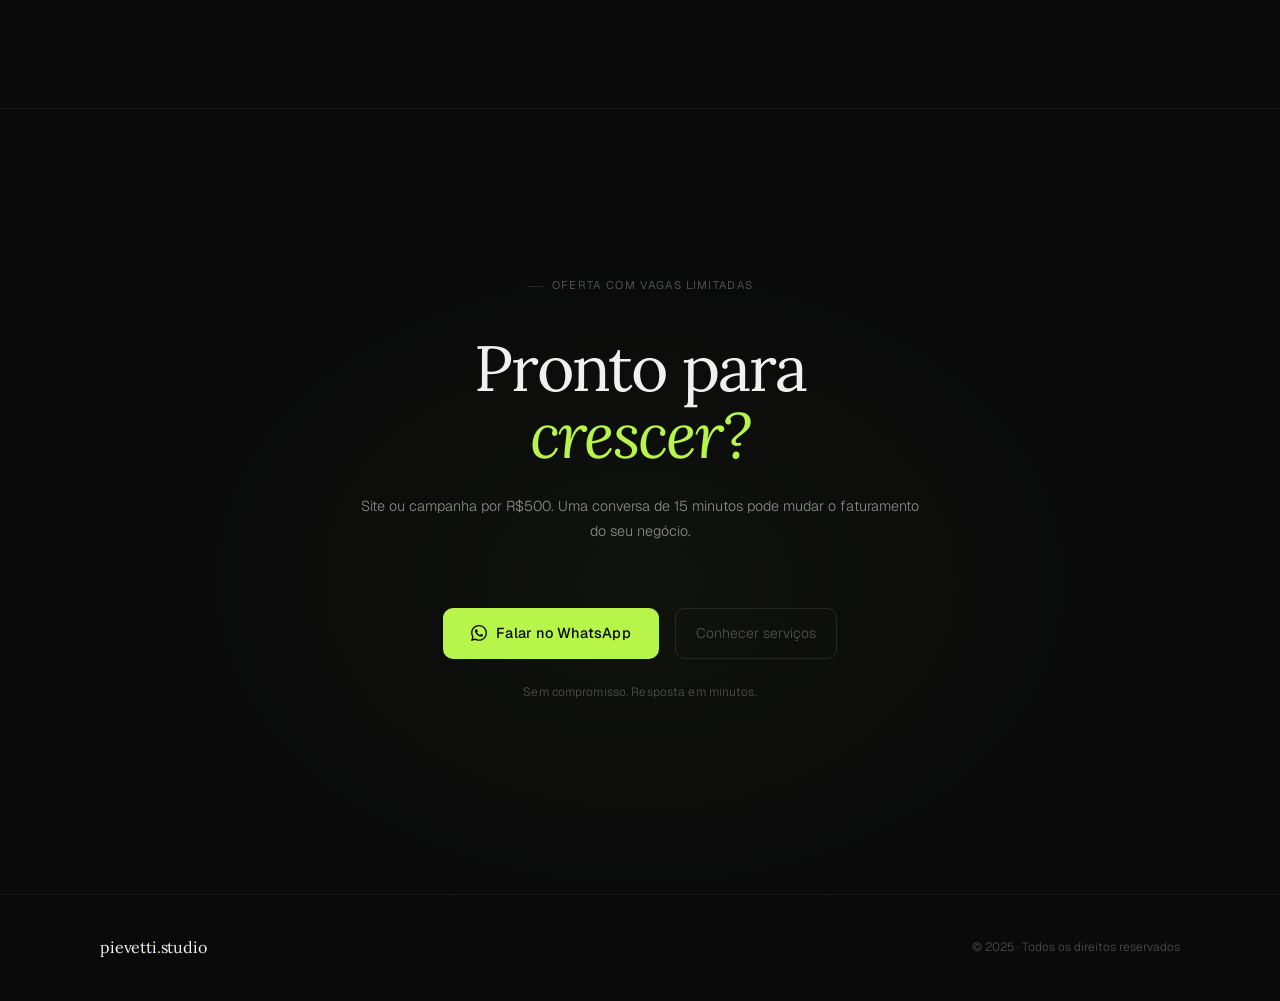
<file: test.html>
<!DOCTYPE html>
<html lang="pt-BR">
<head>
<meta charset="UTF-8">
<meta name="viewport" content="width=device-width, initial-scale=1.0">
<title>pievetti.studio — Sites e Tráfego que vendem</title>
<link rel="preconnect" href="https://fonts.googleapis.com">
<link rel="preconnect" href="https://fonts.gstatic.com" crossorigin>
<link href="https://fonts.googleapis.com/css2?family=Lora:ital,wght@0,400;0,500;1,400;1,500&family=Geist:wght@300;400;500&display=swap" rel="stylesheet">
<style>

/* ─────────────────────────────────────────
   RESET & TOKENS
───────────────────────────────────────── */
*, *::before, *::after { box-sizing: border-box; margin: 0; padding: 0; }

:root {
  --bg:        #0a0a0b;
  --bg-2:      #0f0f11;
  --bg-3:      #141417;
  --border:    rgba(255,255,255,0.06);
  --border-m:  rgba(255,255,255,0.10);
  --ink:       #f0f0f2;
  --ink-2:     rgba(240,240,242,0.55);
  --ink-3:     rgba(240,240,242,0.30);
  --accent:    #b8f54a;
  --accent-2:  rgba(184,245,74,0.10);
  --accent-3:  rgba(184,245,74,0.05);
  --f-display: 'Lora', Georgia, serif;
  --f-body:    'Geist', system-ui, sans-serif;
  --ease: cubic-bezier(0.16, 1, 0.3, 1);
  --max: 1080px;
  --gutter: clamp(24px, 5vw, 60px);
  --s1: 0.5rem;
  --s2: 1rem;
  --s3: 1.5rem;
  --s4: 2.5rem;
  --s5: 4rem;
  --s6: 7rem;
  --s7: 10rem;
}

html { scroll-behavior: smooth; }

body {
  background: var(--bg);
  color: var(--ink);
  font-family: var(--f-body);
  font-weight: 300;
  font-size: 16px;
  line-height: 1.6;
  -webkit-font-smoothing: antialiased;
  overflow-x: hidden;
}

body::before {
  content: '';
  position: fixed;
  inset: 0;
  z-index: 0;
  pointer-events: none;
  background-image: url("data:image/svg+xml,%3Csvg xmlns='http://www.w3.org/2000/svg' width='300' height='300'%3E%3Cfilter id='g'%3E%3CfeTurbulence type='fractalNoise' baseFrequency='0.9' numOctaves='4' stitchTiles='stitch'/%3E%3C/filter%3E%3Crect width='100%25' height='100%25' filter='url(%23g)' opacity='0.03'/%3E%3C/svg%3E");
  opacity: 0.5;
}

/* UTILITY */
.wrap { max-width: var(--max); margin: 0 auto; padding: 0 var(--gutter); }

.reveal {
  opacity: 0;
  transform: translateY(18px);
  transition: opacity 0.75s var(--ease), transform 0.75s var(--ease);
}
.reveal.in { opacity: 1; transform: none; }

/* ─── NAV ─── */
nav {
  position: fixed;
  top: 0; left: 0; right: 0;
  z-index: 90;
  height: 60px;
  display: flex;
  align-items: center;
  padding: 0 var(--gutter);
  background: rgba(10,10,11,0.7);
  backdrop-filter: blur(24px) saturate(1.4);
  -webkit-backdrop-filter: blur(24px) saturate(1.4);
  border-bottom: 1px solid var(--border);
}

.nav-inner {
  width: 100%;
  max-width: var(--max);
  margin: 0 auto;
  display: flex;
  align-items: center;
  justify-content: space-between;
}

.logo {
  font-family: var(--f-display);
  font-size: 1rem;
  font-weight: 400;
  letter-spacing: -0.01em;
  color: var(--ink);
  text-decoration: none;
}
.logo-dot { color: var(--accent); }

.nav-right { display: flex; align-items: center; gap: var(--s3); }

.nav-anchor {
  font-size: 0.82rem;
  font-weight: 300;
  color: var(--ink-3);
  text-decoration: none;
  letter-spacing: 0.01em;
  transition: color 0.2s;
}
.nav-anchor:hover { color: var(--ink); }

.nav-btn {
  display: inline-flex;
  align-items: center;
  gap: 7px;
  padding: 7px 16px;
  border-radius: 8px;
  background: transparent;
  border: 1px solid var(--border-m);
  color: var(--ink-2);
  font-size: 0.8rem;
  font-family: var(--f-body);
  font-weight: 400;
  text-decoration: none;
  letter-spacing: 0.01em;
  transition: border-color 0.2s, color 0.2s, background 0.2s;
}
.nav-btn:hover { border-color: rgba(255,255,255,0.2); color: var(--ink); background: rgba(255,255,255,0.04); }

/* ─── HERO ─── */
#hero {
  min-height: 100svh;
  display: flex;
  align-items: center;
  padding-top: 60px;
  position: relative;
  overflow: hidden;
}

.hero-ambient {
  position: absolute; inset: 0; pointer-events: none;
  background:
    radial-gradient(ellipse 55% 55% at 55% 50%, rgba(184,245,74,0.035) 0%, transparent 65%),
    radial-gradient(ellipse 30% 40% at 15% 65%, rgba(184,245,74,0.018) 0%, transparent 60%);
}

.hero-grid-lines {
  position: absolute; inset: 0; pointer-events: none;
  background-image:
    linear-gradient(var(--border) 1px, transparent 1px),
    linear-gradient(90deg, var(--border) 1px, transparent 1px);
  background-size: 80px 80px;
  mask-image: radial-gradient(ellipse 80% 80% at 50% 50%, black 30%, transparent 80%);
  opacity: 0.4;
}

.hero-content {
  position: relative; z-index: 1; width: 100%;
  padding: var(--s7) 0 var(--s6);
}

.hero-eyebrow {
  display: inline-flex; align-items: center; gap: 10px;
  font-size: 0.72rem; font-weight: 400; letter-spacing: 0.14em;
  text-transform: uppercase; color: var(--accent);
  margin-bottom: var(--s4);
  opacity: 0; animation: riseIn 0.8s 0.1s var(--ease) forwards;
}
.hero-eyebrow-line { display: block; width: 24px; height: 1px; background: var(--accent); opacity: 0.6; }

h1 {
  font-family: var(--f-display);
  font-size: clamp(3rem, 6.5vw, 5.5rem);
  line-height: 1.04; letter-spacing: -0.025em; font-weight: 400;
  color: var(--ink); max-width: 14ch; margin-bottom: var(--s4);
  opacity: 0; animation: riseIn 0.9s 0.2s var(--ease) forwards;
}
h1 em { font-style: italic; color: var(--accent); }

.hero-body {
  font-size: clamp(0.95rem, 1.5vw, 1.05rem); font-weight: 300;
  color: var(--ink-2); line-height: 1.75; max-width: 42ch; margin-bottom: var(--s5);
  opacity: 0; animation: riseIn 0.9s 0.35s var(--ease) forwards;
}

.hero-actions {
  display: flex; align-items: center; gap: var(--s2); flex-wrap: wrap;
  opacity: 0; animation: riseIn 0.9s 0.5s var(--ease) forwards;
}

/* BUTTONS */
.btn-primary {
  display: inline-flex; align-items: center; gap: 9px;
  padding: 13px 24px; border-radius: 10px;
  background: var(--accent); color: #0a0a0b;
  text-decoration: none; font-family: var(--f-body);
  font-size: 0.875rem; font-weight: 500; letter-spacing: 0.005em;
  transition: transform 0.2s var(--ease), box-shadow 0.2s var(--ease), opacity 0.2s;
}
.btn-primary:hover { transform: translateY(-1px); box-shadow: 0 6px 28px rgba(184,245,74,0.2); }
.btn-primary:active { transform: translateY(0); opacity: 0.9; }

.btn-ghost {
  display: inline-flex; align-items: center; gap: 8px;
  padding: 13px 20px; border-radius: 10px; background: transparent;
  border: 1px solid var(--border-m); color: var(--ink-3);
  text-decoration: none; font-family: var(--f-body);
  font-size: 0.875rem; font-weight: 300;
  transition: border-color 0.2s, color 0.2s;
}
.btn-ghost:hover { border-color: rgba(255,255,255,0.18); color: var(--ink-2); }
.btn-ghost svg { transition: transform 0.2s var(--ease); }
.btn-ghost:hover svg { transform: translateX(2px); }

.wpp-icon { width: 16px; height: 16px; flex-shrink: 0; }

/* HERO ARTIFACT */
.hero-artifact {
  position: absolute; right: calc(-1 * var(--gutter) + 0px); top: 50%;
  transform: translateY(-46%); width: 44%; max-width: 460px;
  opacity: 0; animation: fadeSlideLeft 1.1s 0.5s var(--ease) forwards;
  pointer-events: none;
}

.artifact-card {
  background: var(--bg-2); border: 1px solid var(--border-m);
  border-radius: 18px; padding: 28px;
  box-shadow: 0 0 0 1px var(--border), 0 60px 100px rgba(0,0,0,0.5);
}

.artifact-header { display: flex; align-items: center; justify-content: space-between; margin-bottom: 24px; }

.artifact-title-sm { font-size: 0.7rem; font-weight: 400; color: var(--ink-3); letter-spacing: 0.06em; text-transform: uppercase; }

.artifact-badge {
  font-size: 0.65rem; padding: 3px 9px; border-radius: 20px;
  background: rgba(184,245,74,0.12); color: var(--accent);
  font-weight: 400; letter-spacing: 0.04em;
}

.artifact-metric-row { display: grid; grid-template-columns: repeat(3, 1fr); gap: 10px; margin-bottom: 20px; }

.artifact-metric { background: var(--bg-3); border: 1px solid var(--border); border-radius: 10px; padding: 14px 12px; }

.am-num { font-family: var(--f-display); font-size: 1.5rem; color: var(--ink); letter-spacing: -0.03em; line-height: 1; margin-bottom: 5px; }
.am-num.green { color: var(--accent); }
.am-label { font-size: 0.6rem; color: var(--ink-3); letter-spacing: 0.04em; font-weight: 300; }

.artifact-chart { background: var(--bg-3); border: 1px solid var(--border); border-radius: 10px; padding: 16px; margin-bottom: 14px; }

.chart-label { font-size: 0.62rem; color: var(--ink-3); margin-bottom: 14px; letter-spacing: 0.04em; }

.chart-bars { display: flex; align-items: flex-end; gap: 5px; height: 56px; }

.cb { flex: 1; border-radius: 4px 4px 0 0; background: rgba(255,255,255,0.06); transition: height 1s var(--ease); }
.cb.lit { background: rgba(184,245,74,0.5); }
.cb.peak { background: var(--accent); }

.artifact-footer { display: flex; align-items: center; justify-content: space-between; }
.artifact-url { font-size: 0.62rem; color: var(--ink-3); font-family: monospace; }
.artifact-status { display: flex; align-items: center; gap: 5px; font-size: 0.62rem; color: var(--accent); }
.status-dot { width: 5px; height: 5px; border-radius: 50%; background: var(--accent); animation: pulse 2s infinite; }

/* DIVIDER */
.divider { height: 1px; background: var(--border); width: 100%; }

/* ─── PROOF ─── */
#proof { padding: var(--s6) 0; }

.proof-row { display: grid; grid-template-columns: repeat(4, 1fr); gap: 0; }

.proof-cell { padding: var(--s4) var(--s4) var(--s4) 0; border-right: 1px solid var(--border); }
.proof-cell:last-child { border-right: none; padding-right: 0; }
.proof-cell:not(:first-child) { padding-left: var(--s4); }

.proof-num { font-family: var(--f-display); font-size: clamp(2.4rem, 4vw, 3.6rem); font-weight: 400; letter-spacing: -0.04em; color: var(--ink); line-height: 1; margin-bottom: 10px; }
.proof-num-accent { color: var(--accent); }
.proof-desc { font-size: 0.8rem; color: var(--ink-3); line-height: 1.6; font-weight: 300; max-width: 140px; }

/* SECTION HEADER */
.section-pre { font-size: 0.7rem; font-weight: 400; letter-spacing: 0.14em; text-transform: uppercase; color: var(--ink-3); margin-bottom: var(--s3); display: flex; align-items: center; gap: 10px; }
.section-pre::before { content: ''; display: block; width: 18px; height: 1px; background: var(--ink-3); }

.section-h { font-family: var(--f-display); font-size: clamp(2rem, 3.5vw, 3rem); font-weight: 400; letter-spacing: -0.022em; line-height: 1.1; color: var(--ink); margin-bottom: var(--s3); }
.section-h em { font-style: italic; color: var(--accent); }

.section-body { font-size: 0.9rem; color: var(--ink-2); line-height: 1.75; max-width: 44ch; font-weight: 300; }

/* ─── SERVICES ─── */
#services { padding: var(--s7) 0; }

.services-layout {
  display: grid; grid-template-columns: 1fr 1fr;
  gap: 1px; background: var(--border);
  border: 1px solid var(--border); border-radius: 20px;
  overflow: hidden; margin-top: var(--s6);
}

.service-panel {
  background: var(--bg); padding: clamp(32px, 5vw, 56px);
  position: relative; overflow: hidden; transition: background 0.35s;
}
.service-panel:hover { background: var(--bg-2); }

.service-panel::after {
  content: ''; position: absolute; top: 0; left: 0; right: 0; height: 1px;
  background: linear-gradient(90deg, transparent, var(--accent), transparent);
  opacity: 0; transition: opacity 0.35s;
}
.service-panel:hover::after { opacity: 0.4; }

.service-ambient {
  position: absolute; top: -80px; right: -80px; width: 260px; height: 260px; border-radius: 50%;
  background: radial-gradient(circle, rgba(184,245,74,0.04) 0%, transparent 70%);
  pointer-events: none; transition: opacity 0.35s; opacity: 0;
}
.service-panel:hover .service-ambient { opacity: 1; }

.service-tag { display: inline-flex; align-items: center; gap: 7px; font-size: 0.68rem; font-weight: 400; letter-spacing: 0.1em; text-transform: uppercase; color: var(--ink-3); margin-bottom: var(--s4); }
.service-tag-dot { width: 5px; height: 5px; border-radius: 50%; background: var(--accent); }

.service-name { font-family: var(--f-display); font-size: clamp(1.5rem, 2.5vw, 2rem); font-weight: 400; letter-spacing: -0.02em; color: var(--ink); line-height: 1.15; margin-bottom: var(--s3); }

.service-desc { font-size: 0.875rem; color: var(--ink-2); line-height: 1.75; font-weight: 300; margin-bottom: var(--s5); }

.service-price-block { margin-bottom: var(--s4); padding-bottom: var(--s4); border-bottom: 1px solid var(--border); }

.price-was { font-size: 0.8rem; color: var(--ink-3); font-weight: 300; margin-bottom: 4px; text-decoration: line-through; text-decoration-color: var(--ink-3); }

.price-now { display: flex; align-items: baseline; gap: 10px; flex-wrap: wrap; }

.price-figure { font-family: var(--f-display); font-size: clamp(2.2rem, 3.5vw, 2.8rem); font-weight: 400; letter-spacing: -0.04em; color: var(--ink); }

.price-note { font-size: 0.75rem; color: var(--ink-3); font-weight: 300; }

.price-pill { display: inline-block; padding: 3px 10px; border-radius: 20px; background: var(--accent-2); color: var(--accent); font-size: 0.68rem; font-weight: 400; letter-spacing: 0.06em; border: 1px solid rgba(184,245,74,0.2); align-self: center; }

.service-list { list-style: none; display: flex; flex-direction: column; gap: 11px; margin-bottom: var(--s5); }

.service-list li { display: flex; align-items: flex-start; gap: 12px; font-size: 0.82rem; color: var(--ink-2); font-weight: 300; line-height: 1.5; }

.list-mark { display: inline-flex; align-items: center; justify-content: center; width: 16px; height: 16px; border-radius: 50%; border: 1px solid var(--border-m); flex-shrink: 0; margin-top: 1px; }
.list-mark::after { content: ''; width: 4px; height: 4px; border-radius: 50%; background: var(--accent); }

.service-cta {
  display: inline-flex; align-items: center; gap: 8px; padding: 12px 22px;
  border-radius: 9px; background: transparent; border: 1px solid var(--border-m);
  color: var(--ink-2); text-decoration: none; font-family: var(--f-body);
  font-size: 0.83rem; font-weight: 300; width: 100%; justify-content: center;
  transition: border-color 0.2s, color 0.2s, background 0.2s;
}
.service-cta:hover { border-color: rgba(255,255,255,0.18); color: var(--ink); background: rgba(255,255,255,0.04); }

.service-cta.cta-accent { background: var(--accent); color: var(--bg); border-color: transparent; font-weight: 500; }
.service-cta.cta-accent:hover { background: #c6f868; box-shadow: 0 4px 20px rgba(184,245,74,0.2); }

/* ─── PRINCIPLES ─── */
#principles { padding: var(--s7) 0; }

.principles-layout { display: grid; grid-template-columns: 1fr 2fr; gap: var(--s6); align-items: start; }

.principles-grid { display: grid; grid-template-columns: 1fr 1fr; gap: 1px; background: var(--border); border: 1px solid var(--border); border-radius: 18px; overflow: hidden; }

.principle { background: var(--bg); padding: clamp(22px, 3vw, 36px); transition: background 0.3s; }
.principle:hover { background: var(--bg-2); }

.principle-icon { width: 32px; height: 32px; color: var(--ink-3); margin-bottom: var(--s3); transition: color 0.3s; }
.principle:hover .principle-icon { color: var(--accent); }

.principle-title { font-size: 0.9rem; font-weight: 400; color: var(--ink); margin-bottom: 8px; letter-spacing: -0.01em; }
.principle-text { font-size: 0.8rem; color: var(--ink-3); line-height: 1.65; font-weight: 300; }

/* ─── PROCESS ─── */
#process { padding: var(--s7) 0; border-top: 1px solid var(--border); }

.process-layout { display: grid; grid-template-columns: 1fr 1fr; gap: var(--s6); align-items: start; margin-top: var(--s6); }

.process-steps { display: flex; flex-direction: column; gap: 0; }

.process-step { display: flex; gap: var(--s3); padding: var(--s4) 0; border-bottom: 1px solid var(--border); }
.process-step:first-child { padding-top: 0; }
.process-step:last-child { border-bottom: none; }

.ps-num { font-family: var(--f-display); font-size: 0.85rem; color: var(--ink-3); font-style: italic; min-width: 28px; padding-top: 2px; }

.ps-title { font-size: 0.9rem; font-weight: 400; color: var(--ink); margin-bottom: 5px; letter-spacing: -0.01em; }
.ps-text { font-size: 0.8rem; color: var(--ink-3); line-height: 1.65; font-weight: 300; }

/* phone */
.process-visual { position: relative; display: flex; justify-content: center; }

.phone { width: 240px; background: var(--bg-2); border: 1px solid rgba(255,255,255,0.12); border-radius: 38px; padding: 10px; box-shadow: 0 0 0 1px var(--border), 0 60px 100px -30px rgba(0,0,0,0.7), inset 0 1px 0 rgba(255,255,255,0.07); }

.phone-notch { width: 60px; height: 6px; background: var(--bg-3); border-radius: 4px; margin: 6px auto 14px; }

.phone-screen { background: var(--bg); border-radius: 28px; overflow: hidden; padding: 18px 14px; min-height: 420px; display: flex; flex-direction: column; gap: 12px; }

.ps-hero { background: linear-gradient(135deg, var(--accent-2), var(--accent-3)); border: 1px solid rgba(184,245,74,0.12); border-radius: 14px; padding: 14px; }

.ps-htag { font-size: 0.52rem; letter-spacing: 0.1em; text-transform: uppercase; color: var(--accent); margin-bottom: 6px; }
.ps-htitle { font-family: var(--f-display); font-size: 0.82rem; color: var(--ink); line-height: 1.3; margin-bottom: 7px; }
.ps-hsub { font-size: 0.58rem; color: var(--ink-3); line-height: 1.5; margin-bottom: 10px; }
.ps-hbtn { background: var(--accent); color: var(--bg); border-radius: 7px; padding: 6px 10px; font-size: 0.58rem; font-weight: 500; display: inline-block; }

.ps-stats { display: grid; grid-template-columns: 1fr 1fr; gap: 8px; }

.ps-stat { background: var(--bg-3); border: 1px solid var(--border); border-radius: 10px; padding: 10px; }
.ps-stat-n { font-family: var(--f-display); font-size: 1rem; color: var(--accent); line-height: 1; margin-bottom: 3px; }
.ps-stat-l { font-size: 0.52rem; color: var(--ink-3); }

.ps-items { display: flex; flex-direction: column; gap: 6px; }
.ps-item { display: flex; align-items: center; gap: 7px; background: var(--bg-3); border: 1px solid var(--border); border-radius: 8px; padding: 8px 10px; font-size: 0.58rem; color: var(--ink-3); }
.psi-dot { width: 5px; height: 5px; border-radius: 50%; background: var(--accent); flex-shrink: 0; }

.phone-glow { position: absolute; bottom: -60px; left: 50%; transform: translateX(-50%); width: 300px; height: 300px; border-radius: 50%; background: radial-gradient(circle, rgba(184,245,74,0.07), transparent 70%); pointer-events: none; z-index: -1; }

/* ─── CTA FINAL ─── */
#cta { padding: var(--s7) 0 calc(var(--s7) + 2rem); position: relative; overflow: hidden; border-top: 1px solid var(--border); }

.cta-ambient { position: absolute; inset: 0; pointer-events: none; background: radial-gradient(ellipse 60% 70% at 50% 60%, rgba(184,245,74,0.04) 0%, transparent 65%); }

.cta-content { position: relative; text-align: center; max-width: 560px; margin: 0 auto; }

.cta-eyebrow { display: inline-flex; align-items: center; gap: 9px; font-size: 0.7rem; font-weight: 400; letter-spacing: 0.12em; text-transform: uppercase; color: var(--ink-3); margin-bottom: var(--s4); }

.cta-h { font-family: var(--f-display); font-size: clamp(2.4rem, 5vw, 4rem); font-weight: 400; letter-spacing: -0.03em; line-height: 1.05; color: var(--ink); margin-bottom: var(--s3); }
.cta-h em { font-style: italic; color: var(--accent); }

.cta-body { font-size: 0.9rem; color: var(--ink-2); line-height: 1.75; font-weight: 300; margin-bottom: var(--s5); }

.cta-actions { display: flex; justify-content: center; gap: var(--s2); flex-wrap: wrap; }

.cta-footnote { margin-top: var(--s3); font-size: 0.75rem; color: var(--ink-3); font-weight: 300; letter-spacing: 0.01em; }

/* ─── FOOTER ─── */
footer { border-top: 1px solid var(--border); padding: var(--s4) var(--gutter); }

.footer-inner { width: 100%; max-width: var(--max); margin: 0 auto; display: flex; align-items: center; justify-content: space-between; flex-wrap: wrap; gap: var(--s2); }

.footer-copy { font-size: 0.75rem; color: var(--ink-3); font-weight: 300; }

/* ─── MOBILE FLOAT ─── */
.float-cta { display: none; position: fixed; bottom: 16px; left: 16px; right: 16px; z-index: 200; }

.float-cta a { display: flex; align-items: center; justify-content: center; gap: 9px; width: 100%; padding: 15px; border-radius: 14px; background: var(--accent); color: var(--bg); text-decoration: none; font-family: var(--f-body); font-size: 0.9rem; font-weight: 500; box-shadow: 0 8px 32px rgba(184,245,74,0.25); }

/* ─── KEYFRAMES ─── */
@keyframes riseIn { from { opacity: 0; transform: translateY(22px); } to { opacity: 1; transform: none; } }
@keyframes fadeSlideLeft { from { opacity: 0; transform: translateX(24px); } to { opacity: 1; transform: translateX(0); } }
@keyframes pulse { 0%, 100% { opacity: 1; } 50% { opacity: 0.3; } }

/* ─── RESPONSIVE ─── */
@media (max-width: 960px) {
  .hero-artifact { display: none; }
  h1 { max-width: 18ch; }
  .proof-row { grid-template-columns: 1fr 1fr; }
  .proof-cell { border-bottom: 1px solid var(--border); }
  .proof-cell:nth-child(2n) { border-right: none; padding-right: 0; }
  .proof-cell:nth-child(2n+1) { padding-left: 0; }
  .proof-cell:nth-last-child(-n+2) { border-bottom: none; }
  .services-layout { grid-template-columns: 1fr; }
  .principles-layout { grid-template-columns: 1fr; }
  .principles-grid { grid-template-columns: 1fr 1fr; }
  .process-layout { grid-template-columns: 1fr; }
  .process-visual { display: none; }
  .float-cta { display: block; }
  body { padding-bottom: 80px; }
  .nav-right .nav-btn { display: none; }
}

@media (max-width: 560px) {
  .principles-grid { grid-template-columns: 1fr; }
  .proof-row { grid-template-columns: 1fr; }
  .proof-cell { border-right: none; border-bottom: 1px solid var(--border); padding-left: 0; padding-right: 0; }
  .proof-cell:last-child { border-bottom: none; }
}

</style>
</head>
<body>

<nav>
  <div class="nav-inner">
    <a href="#" class="logo">pievetti<span class="logo-dot">.</span>studio</a>
    <div class="nav-right">
      <a href="#services" class="nav-anchor">Serviços</a>
      <a href="#process" class="nav-anchor">Como funciona</a>
      <a href="https://wa.me/5513982332023" target="_blank" class="nav-btn">Falar agora</a>
    </div>
  </div>
</nav>

<section id="hero">
  <div class="hero-ambient"></div>
  <div class="hero-grid-lines"></div>
  <div class="wrap hero-content">
    <div class="hero-eyebrow">
      <span class="hero-eyebrow-line"></span>
      Sites & Tráfego Pago
    </div>
    <h1>Mais clientes.<br><em>Todo mês.</em></h1>
    <p class="hero-body">Criamos sites que convertem e gerimos campanhas que trazem resultado real. Foco em crescimento previsível, não em cliques vazios.<strong>leads.web</strong </p> 
    <div class="hero-actions">
      <a href="https://wa.me/5513982332023" target="_blank" class="btn-primary">
        <svg class="wpp-icon" viewBox="0 0 24 24" fill="currentColor"><path d="M17.472 14.382c-.297-.149-1.758-.867-2.03-.967-.273-.099-.471-.148-.67.15-.197.297-.767.966-.94 1.164-.173.199-.347.223-.644.075-.297-.15-1.255-.463-2.39-1.475-.883-.788-1.48-1.761-1.653-2.059-.173-.297-.018-.458.13-.606.134-.133.298-.347.446-.52.149-.174.198-.298.298-.497.099-.198.05-.371-.025-.52-.075-.149-.669-1.612-.916-2.207-.242-.579-.487-.5-.669-.51-.173-.008-.371-.01-.57-.01-.198 0-.52.074-.792.372-.272.297-1.04 1.016-1.04 2.479 0 1.462 1.065 2.875 1.213 3.074.149.198 2.096 3.2 5.077 4.487.709.306 1.262.489 1.694.625.712.227 1.36.195 1.871.118.571-.085 1.758-.719 2.006-1.413.248-.694.248-1.289.173-1.413-.074-.124-.272-.198-.57-.347m-5.421 7.403h-.004a9.87 9.87 0 01-5.031-1.378l-.361-.214-3.741.982.998-3.648-.235-.374a9.86 9.86 0 01-1.51-5.26c.001-5.45 4.436-9.884 9.888-9.884 2.64 0 5.122 1.03 6.988 2.898a9.825 9.825 0 012.893 6.994c-.003 5.45-4.437 9.884-9.885 9.884m8.413-18.297A11.815 11.815 0 0012.05 0C5.495 0 .16 5.335.157 11.892c0 2.096.547 4.142 1.588 5.945L.057 24l6.305-1.654a11.882 11.882 0 005.683 1.448h.005c6.554 0 11.89-5.335 11.893-11.893a11.821 11.821 0 00-3.48-8.413z"/></svg>
        Falar com especialista
      </a>
      <a href="#services" class="btn-ghost">
        Ver serviços
        <svg width="13" height="13" viewBox="0 0 24 24" fill="none" stroke="currentColor" stroke-width="1.5" stroke-linecap="round" stroke-linejoin="round"><path d="M5 12h14M12 5l7 7-7 7"/></svg>
      </a>
    </div>
  </div>

  <div class="hero-artifact">
    <div class="artifact-card">
      <div class="artifact-header">
        <span class="artifact-title-sm">Visão geral · Últimos 30 dias</span>
        <span class="artifact-badge">Ao vivo</span>
      </div>
      <div class="artifact-metric-row">
        <div class="artifact-metric"><div class="am-num green">+320%</div><div class="am-label">Conversões</div></div>
        <div class="artifact-metric"><div class="am-num">1.2k</div><div class="am-label">Leads/mês</div></div>
        <div class="artifact-metric"><div class="am-num green">4.8×</div><div class="am-label">ROAS</div></div>
      </div>
      <div class="artifact-chart">
        <div class="chart-label">Sessões com conversão</div>
        <div class="chart-bars" id="chartBars">
          <div class="cb" style="height:28%"></div>
          <div class="cb" style="height:42%"></div>
          <div class="cb" style="height:35%"></div>
          <div class="cb" style="height:58%"></div>
          <div class="cb" style="height:50%"></div>
          <div class="cb lit" style="height:72%"></div>
          <div class="cb lit" style="height:68%"></div>
          <div class="cb peak" style="height:90%"></div>
          <div class="cb peak" style="height:100%"></div>
        </div>
      </div>
      <div class="artifact-footer">
        <span class="artifact-url">leads.web</span>
        <span class="artifact-status"><span class="status-dot"></span>Online agora</span>
      </div>
    </div>
  </div>
</section>

<div class="divider"></div>

<section id="proof">
  <div class="wrap">
    <div class="proof-row">
      <div class="proof-cell reveal"><div class="proof-num">+<span class="proof-num-accent">320</span>%</div><div class="proof-desc">de aumento médio em conversões com nossos sites</div></div>
      <div class="proof-cell reveal"><div class="proof-num"><span class="proof-num-accent">1.000</span>+</div><div class="proof-desc">leads gerados por mês para clientes ativos</div></div>
      <div class="proof-cell reveal"><div class="proof-num"><span class="proof-num-accent">4.8</span>×</div><div class="proof-desc">de retorno médio sobre o investimento em tráfego</div></div>
      <div class="proof-cell reveal"><div class="proof-num"><span class="proof-num-accent">48</span>h</div><div class="proof-desc">tempo médio para a campanha entrar no ar</div></div>
    </div>
  </div>
</section>

<div class="divider"></div>

<section id="services">
  <div class="wrap">
    <div class="reveal">
      <div class="section-pre">Serviços</div>
      <h2 class="section-h">Dois produtos.<br>Um resultado.</h2>
      <p class="section-body">Crescimento previsível com estratégia, design e execução de alto padrão.</p>
    </div>
    <div class="services-layout">
      <div class="service-panel reveal">
        <div class="service-ambient"></div>
        <div class="service-tag"><span class="service-tag-dot"></span>Site</div>
        <div class="service-name">Alta<br>conversão</div>
        <div class="service-desc">Design criado do zero para o seu negócio. Copy que vende. Estrutura pensada para transformar visitantes em contatos reais.</div>
        <div class="service-price-block">
          <div class="price-was">de R$1.000</div>
          <div class="price-now"><span class="price-figure">R$500</span><span class="price-pill">50% off</span><span class="price-note">por site</span></div>
        </div>
        <ul class="service-list">
          <li><span class="list-mark"></span>Design responsivo, mobile-first</li>
          <li><span class="list-mark"></span>Copy focada em conversão</li>
          <li><span class="list-mark"></span>Integração com WhatsApp e CRM</li>
          <li><span class="list-mark"></span>SEO técnico configurado</li>
          <li><span class="list-mark"></span>Entrega em até 5 dias úteis</li>
        </ul>
        <a href="https://wa.me/5513982332023" target="_blank" class="service-cta cta-accent">Começar agora</a>
      </div>
      <div class="service-panel reveal">
        <div class="service-ambient"></div>
        <div class="service-tag"><span class="service-tag-dot"></span>Tráfego pago</div>
        <div class="service-name">Campanha<br>gerenciada</div>
        <div class="service-desc">Estratégia, criação e gestão completa de campanhas no Google e Meta. Foco em custo por resultado — não em volume de cliques.</div>
        <div class="service-price-block">
          <div class="price-was">de R$1.000</div>
          <div class="price-now"><span class="price-figure">R$500</span><span class="price-pill">50% off</span><span class="price-note">por mês</span></div>
        </div>
        <ul class="service-list">
          <li><span class="list-mark"></span>Estratégia personalizada de mídia</li>
          <li><span class="list-mark"></span>Criação de criativos e textos</li>
          <li><span class="list-mark"></span>Otimização semanal de campanhas</li>
          <li><span class="list-mark"></span>Relatório mensal transparente</li>
          <li><span class="list-mark"></span>Google Ads + Meta Ads</li>
        </ul>
        <a href="https://wa.me/5513982332023" target="_blank" class="service-cta cta-accent">Começar agora</a>
      </div>
    </div>
  </div>
</section>

<section id="principles">
  <div class="wrap">
    <div class="principles-layout">
      <div class="reveal">
        <div class="section-pre">Nossos princípios</div>
        <h2 class="section-h">Como<br>trabalhamos.</h2>
        <p class="section-body">Não fazemos templates. Não vendemos pacotes genéricos. Cada projeto tem estratégia própria e foco em resultado mensurável.</p>
      </div>
      <div class="principles-grid reveal">
        <div class="principle">
          <svg class="principle-icon" viewBox="0 0 24 24" fill="none" stroke="currentColor" stroke-width="1.3" stroke-linecap="round" stroke-linejoin="round"><circle cx="12" cy="12" r="10"/><path d="M12 6v6l4 2"/></svg>
          <div class="principle-title">Entrega rápida</div>
          <div class="principle-text">No ar em dias, não semanas. Sem burocracia desnecessária.</div>
        </div>
        <div class="principle">
          <svg class="principle-icon" viewBox="0 0 24 24" fill="none" stroke="currentColor" stroke-width="1.3" stroke-linecap="round" stroke-linejoin="round"><path d="M22 12h-4l-3 9L9 3l-3 9H2"/></svg>
          <div class="principle-title">Orientado a dados</div>
          <div class="principle-text">Decisões baseadas em métricas. O que não converte, muda.</div>
        </div>
        <div class="principle">
          <svg class="principle-icon" viewBox="0 0 24 24" fill="none" stroke="currentColor" stroke-width="1.3" stroke-linecap="round" stroke-linejoin="round"><path d="M12 22s8-4 8-10V5l-8-3-8 3v7c0 6 8 10 8 10z"/></svg>
          <div class="principle-title">Transparência</div>
          <div class="principle-text">Relatórios claros, acesso completo, nada escondido.</div>
        </div>
        <div class="principle">
          <svg class="principle-icon" viewBox="0 0 24 24" fill="none" stroke="currentColor" stroke-width="1.3" stroke-linecap="round" stroke-linejoin="round"><path d="M17 21v-2a4 4 0 0 0-4-4H5a4 4 0 0 0-4 4v2"/><circle cx="9" cy="7" r="4"/><path d="M23 21v-2a4 4 0 0 0-3-3.87M16 3.13a4 4 0 0 1 0 7.75"/></svg>
          <div class="principle-title">Atendimento direto</div>
          <div class="principle-text">Você fala com quem faz. Sem fila, sem intermediários.</div>
        </div>
        <div class="principle">
          <svg class="principle-icon" viewBox="0 0 24 24" fill="none" stroke="currentColor" stroke-width="1.3" stroke-linecap="round" stroke-linejoin="round"><rect x="2" y="3" width="20" height="14" rx="2"/><path d="M8 21h8M12 17v4"/></svg>
          <div class="principle-title">Design original</div>
          <div class="principle-text">Cada site criado do zero. Identidade única para cada negócio.</div>
        </div>
        <div class="principle">
          <svg class="principle-icon" viewBox="0 0 24 24" fill="none" stroke="currentColor" stroke-width="1.3" stroke-linecap="round" stroke-linejoin="round"><polyline points="23 6 13.5 15.5 8.5 10.5 1 18"/><polyline points="17 6 23 6 23 12"/></svg>
          <div class="principle-title">Cresce com você</div>
          <div class="principle-text">Estrutura preparada para escalar junto com o negócio.</div>
        </div>
      </div>
    </div>
  </div>
</section>

<section id="process">
  <div class="wrap">
    <div class="reveal">
      <div class="section-pre">Processo</div>
      <h2 class="section-h">Do primeiro contato<br>ao primeiro cliente.</h2>
    </div>
    <div class="process-layout">
      <div class="process-steps">
        <div class="process-step reveal"><div class="ps-num">01</div><div class="ps-body"><div class="ps-title">Briefing estratégico</div><div class="ps-text">Entendemos o negócio, o público e os objetivos reais em uma conversa direta. Nada de formulários genéricos.</div></div></div>
        <div class="process-step reveal"><div class="ps-num">02</div><div class="ps-body"><div class="ps-title">Criação e estruturação</div><div class="ps-text">Desenvolvemos o site ou a campanha com foco total em conversão e alinhado com a identidade do negócio.</div></div></div>
        <div class="process-step reveal"><div class="ps-num">03</div><div class="ps-body"><div class="ps-title">Revisão conjunta</div><div class="ps-text">Você revisa, opina e ajustamos juntos. Sem surpresas na entrega final.</div></div></div>
        <div class="process-step reveal"><div class="ps-num">04</div><div class="ps-body"><div class="ps-title">No ar e gerando resultado</div><div class="ps-text">Publicamos, monitoramos os dados e otimizamos continuamente para maximizar o retorno.</div></div></div>
      </div>
      <div class="process-visual reveal">
        <div class="phone">
          <div class="phone-notch"></div>
          <div class="phone-screen">
            <div class="ps-hero">
              <div class="ps-htag">Seu negócio online</div>
              <div class="ps-htitle">Atraia clientes todo dia</div>
              <div class="ps-hsub">Site criado para converter visitantes em contatos reais.</div>
              <div class="ps-hbtn">Falar com especialista →</div>
            </div>
            <div class="ps-stats">
              <div class="ps-stat"><div class="ps-stat-n">+320%</div><div class="ps-stat-l">Conversões</div></div>
              <div class="ps-stat"><div class="ps-stat-n">48h</div><div class="ps-stat-l">Para ir ao ar</div></div>
            </div>
            <div class="ps-items">
              <div class="ps-item"><div class="psi-dot"></div> Design responsivo</div>
              <div class="ps-item"><div class="psi-dot"></div> Copy focada em vendas</div>
              <div class="ps-item"><div class="psi-dot"></div> Integração WhatsApp</div>
            </div>
          </div>
        </div>
        <div class="phone-glow"></div>
      </div>
    </div>
  </div>
</section>

<section id="cta">
  <div class="cta-ambient"></div>
  <div class="wrap">
    <div class="cta-content">
      <div class="cta-eyebrow reveal">
        <span style="display:block;width:16px;height:1px;background:currentColor;opacity:0.4;"></span>
        Oferta com vagas limitadas
      </div>
      <h2 class="cta-h reveal">Pronto para <em>crescer?</em></h2>
      <p class="cta-body reveal">Site ou campanha por R$500. Uma conversa de 15 minutos pode mudar o faturamento do seu negócio.</p>
      <div class="cta-actions reveal">
        <a href="https://wa.me/5513982332023" target="_blank" class="btn-primary" style="padding:14px 28px;font-size:0.9rem;">
          <svg class="wpp-icon" viewBox="0 0 24 24" fill="currentColor"><path d="M17.472 14.382c-.297-.149-1.758-.867-2.03-.967-.273-.099-.471-.148-.67.15-.197.297-.767.966-.94 1.164-.173.199-.347.223-.644.075-.297-.15-1.255-.463-2.39-1.475-.883-.788-1.48-1.761-1.653-2.059-.173-.297-.018-.458.13-.606.134-.133.298-.347.446-.52.149-.174.198-.298.298-.497.099-.198.05-.371-.025-.52-.075-.149-.669-1.612-.916-2.207-.242-.579-.487-.5-.669-.51-.173-.008-.371-.01-.57-.01-.198 0-.52.074-.792.372-.272.297-1.04 1.016-1.04 2.479 0 1.462 1.065 2.875 1.213 3.074.149.198 2.096 3.2 5.077 4.487.709.306 1.262.489 1.694.625.712.227 1.36.195 1.871.118.571-.085 1.758-.719 2.006-1.413.248-.694.248-1.289.173-1.413-.074-.124-.272-.198-.57-.347m-5.421 7.403h-.004a9.87 9.87 0 01-5.031-1.378l-.361-.214-3.741.982.998-3.648-.235-.374a9.86 9.86 0 01-1.51-5.26c.001-5.45 4.436-9.884 9.888-9.884 2.64 0 5.122 1.03 6.988 2.898a9.825 9.825 0 012.893 6.994c-.003 5.45-4.437 9.884-9.885 9.884m8.413-18.297A11.815 11.815 0 0012.05 0C5.495 0 .16 5.335.157 11.892c0 2.096.547 4.142 1.588 5.945L.057 24l6.305-1.654a11.882 11.882 0 005.683 1.448h.005c6.554 0 11.89-5.335 11.893-11.893a11.821 11.821 0 00-3.48-8.413z"/></svg>
          Falar no WhatsApp
        </a>
        <a href="#services" class="btn-ghost">Conhecer serviços</a>
      </div>
      <div class="cta-footnote reveal">Sem compromisso. Resposta em minutos.</div>
    </div>
  </div>
</section>

<footer>
  <div class="footer-inner">
    <span class="logo">pievetti<span class="logo-dot">.</span>studio</span>
    <span class="footer-copy">© 2025 · Todos os direitos reservados</span>
  </div>
</footer>

<div class="float-cta">
  <a href="https://wa.me/5513982332023" target="_blank">
    <svg class="wpp-icon" viewBox="0 0 24 24" fill="currentColor"><path d="M17.472 14.382c-.297-.149-1.758-.867-2.03-.967-.273-.099-.471-.148-.67.15-.197.297-.767.966-.94 1.164-.173.199-.347.223-.644.075-.297-.15-1.255-.463-2.39-1.475-.883-.788-1.48-1.761-1.653-2.059-.173-.297-.018-.458.13-.606.134-.133.298-.347.446-.52.149-.174.198-.298.298-.497.099-.198.05-.371-.025-.52-.075-.149-.669-1.612-.916-2.207-.242-.579-.487-.5-.669-.51-.173-.008-.371-.01-.57-.01-.198 0-.52.074-.792.372-.272.297-1.04 1.016-1.04 2.479 0 1.462 1.065 2.875 1.213 3.074.149.198 2.096 3.2 5.077 4.487.709.306 1.262.489 1.694.625.712.227 1.36.195 1.871.118.571-.085 1.758-.719 2.006-1.413.248-.694.248-1.289.173-1.413-.074-.124-.272-.198-.57-.347m-5.421 7.403h-.004a9.87 9.87 0 01-5.031-1.378l-.361-.214-3.741.982.998-3.648-.235-.374a9.86 9.86 0 01-1.51-5.26c.001-5.45 4.436-9.884 9.888-9.884 2.64 0 5.122 1.03 6.988 2.898a9.825 9.825 0 012.893 6.994c-.003 5.45-4.437 9.884-9.885 9.884m8.413-18.297A11.815 11.815 0 0012.05 0C5.495 0 .16 5.335.157 11.892c0 2.096.547 4.142 1.588 5.945L.057 24l6.305-1.654a11.882 11.882 0 005.683 1.448h.005c6.554 0 11.89-5.335 11.893-11.893a11.821 11.821 0 00-3.48-8.413z"/></svg>
    Falar no WhatsApp
  </a>
</div>

<script>
(function () {
  const io = new IntersectionObserver((entries) => {
    entries.forEach(e => {
      if (e.isIntersecting) { e.target.classList.add('in'); io.unobserve(e.target); }
    });
  }, { threshold: 0.1 });

  document.querySelectorAll('.reveal').forEach((el) => {
    const siblings = Array.from(el.parentElement.querySelectorAll('.reveal'));
    const idx = siblings.indexOf(el);
    el.style.transitionDelay = (idx * 0.07) + 's';
    io.observe(el);
  });

  // chart animation
  const bars = document.querySelectorAll('#chartBars .cb');
  const heights = Array.from(bars).map(b => b.style.height);
  bars.forEach(b => { b.style.height = '0%'; b.style.transition = 'none'; });
  setTimeout(() => {
    bars.forEach((b, i) => {
      b.style.transition = `height 0.9s ${i * 0.06}s cubic-bezier(0.34, 1.2, 0.64, 1)`;
      b.style.height = heights[i];
    });
  }, 700);

  // nav
  const nav = document.querySelector('nav');
  window.addEventListener('scroll', () => {
    nav.style.background = window.scrollY > 50
      ? 'rgba(10,10,11,0.92)' : 'rgba(10,10,11,0.70)';
  }, { passive: true });
})();
</script>
</body>
</html>
</file>
<file: style.css>
/* ============================================================
   PIEVETTI STUDIO — DESIGN SYSTEM
   Tipografia: Syne (display) + DM Serif Display (editorial) + DM Sans (body)
   Paleta: Preto profundo + Off-white + Accent âmbar quente
   ============================================================ */

*, *::before, *::after {
  box-sizing: border-box;
  margin: 0;
  padding: 0;
}

:root {
  --c-void: #080808;
  --c-deep: #0e0e0e;
  --c-surface: #141414;
  --c-border: rgba(255,255,255,0.08);
  --c-border-strong: rgba(255,255,255,0.15);
  --c-white: #f5f3ef;
  --c-muted: rgba(245,243,239,0.45);
  --c-accent: #e8c97a;
  --c-accent-dim: rgba(232,201,122,0.15);
  --c-accent-glow: rgba(232,201,122,0.08);
  --c-green: #4ade80;
  --r: 0.5rem;
  --transition: 0.65s cubic-bezier(0.16, 1, 0.3, 1);
  --ease-out: cubic-bezier(0.16, 1, 0.3, 1);
}

html {
  scroll-behavior: smooth;
  font-size: 16px;
}

body {
  background: var(--c-void);
  color: var(--c-white);
  font-family: 'DM Sans', sans-serif;
  font-weight: 400;
  line-height: 1.6;
  overflow-x: hidden;
  cursor: none;
}

::selection {
  background: var(--c-accent);
  color: var(--c-void);
}

/* ============================================================
   SCROLLBAR
   ============================================================ */
::-webkit-scrollbar { width: 3px; }
::-webkit-scrollbar-track { background: var(--c-void); }
::-webkit-scrollbar-thumb { background: var(--c-border-strong); border-radius: 2px; }

/* ============================================================
   LOADER
   ============================================================ */
#loader {
  position: fixed;
  inset: 0;
  background: var(--c-void);
  z-index: 9999;
  display: flex;
  align-items: center;
  justify-content: center;
  transition: opacity 0.8s var(--ease-out), visibility 0.8s;
}

#loader.hidden {
  opacity: 0;
  visibility: hidden;
  pointer-events: none;
}

.loader-inner {
  display: flex;
  flex-direction: column;
  align-items: center;
  gap: 20px;
}

.loader-logo {
  animation: loaderPulse 1.2s ease infinite;
}

@keyframes loaderPulse {
  0%, 100% { opacity: 0.5; transform: scale(0.95); }
  50% { opacity: 1; transform: scale(1); }
}

.loader-bar {
  width: 160px;
  height: 1px;
  background: var(--c-border);
  overflow: hidden;
}

.loader-fill {
  height: 100%;
  background: var(--c-accent);
  width: 0%;
  transition: width 0.05s linear;
}

.loader-text {
  font-family: 'Syne', sans-serif;
  font-size: 11px;
  letter-spacing: 0.15em;
  text-transform: uppercase;
  color: var(--c-muted);
}

/* ============================================================
   CURSOR
   ============================================================ */
#cursor {
  position: fixed;
  width: 8px;
  height: 8px;
  background: var(--c-accent);
  border-radius: 50%;
  pointer-events: none;
  z-index: 9998;
  transform: translate(-50%, -50%);
  transition: width 0.3s, height 0.3s, background 0.3s;
  mix-blend-mode: normal;
}

#cursor-trail {
  position: fixed;
  width: 32px;
  height: 32px;
  border: 1px solid rgba(232,201,122,0.4);
  border-radius: 50%;
  pointer-events: none;
  z-index: 9997;
  transform: translate(-50%, -50%);
  transition: transform 0.12s var(--ease-out), width 0.3s, height 0.3s, border-color 0.3s;
}

body.cursor-hover #cursor {
  width: 14px;
  height: 14px;
  background: var(--c-accent);
}

body.cursor-hover #cursor-trail {
  width: 48px;
  height: 48px;
  border-color: rgba(232,201,122,0.2);
}

/* ============================================================
   NAVIGATION
   ============================================================ */
#nav {
  position: fixed;
  top: 0;
  left: 0;
  right: 0;
  z-index: 100;
  padding: 0;
  transition: background 0.4s ease;
}

#nav.scrolled {
  background: rgba(8,8,8,0.92);
  backdrop-filter: blur(20px);
  border-bottom: 1px solid var(--c-border);
}

.nav-inner {
  max-width: 1200px;
  margin: 0 auto;
  padding: 0 32px;
  height: 72px;
  display: flex;
  align-items: center;
  justify-content: space-between;
}

.nav-logo {
  display: flex;
  align-items: center;
  gap: 10px;
  text-decoration: none;
  color: var(--c-white);
  font-family: 'Syne', sans-serif;
  font-weight: 600;
  font-size: 15px;
  letter-spacing: 0.02em;
}

.nav-links {
  display: flex;
  align-items: center;
  gap: 36px;
}

.nav-links a {
  text-decoration: none;
  color: var(--c-muted);
  font-size: 14px;
  font-family: 'DM Sans', sans-serif;
  transition: color 0.3s;
}

.nav-links a:not(.nav-cta):hover {
  color: var(--c-white);
}

.nav-cta {
  background: var(--c-accent) !important;
  color: var(--c-void) !important;
  padding: 10px 22px;
  border-radius: 100px;
  font-family: 'Syne', sans-serif !important;
  font-weight: 600;
  font-size: 13px !important;
  letter-spacing: 0.02em;
  transition: transform 0.3s var(--ease-out), box-shadow 0.3s !important;
}

.nav-cta:hover {
  transform: translateY(-2px);
  box-shadow: 0 8px 24px rgba(232,201,122,0.3);
}

.nav-hamburger {
  display: none;
  flex-direction: column;
  gap: 5px;
  background: none;
  border: none;
  cursor: none;
  padding: 4px;
}

.nav-hamburger span {
  display: block;
  width: 22px;
  height: 1.5px;
  background: var(--c-white);
  transition: transform 0.3s, opacity 0.3s;
}

.nav-hamburger.open span:first-child { transform: translateY(6.5px) rotate(45deg); }
.nav-hamburger.open span:last-child { transform: translateY(-6.5px) rotate(-45deg); }

.nav-mobile {
  display: none;
  flex-direction: column;
  background: rgba(8,8,8,0.98);
  backdrop-filter: blur(20px);
  border-top: 1px solid var(--c-border);
  padding: 20px 32px 32px;
  gap: 16px;
  transform: translateY(-10px);
  opacity: 0;
  transition: transform 0.4s var(--ease-out), opacity 0.4s;
}

.nav-mobile.open {
  transform: translateY(0);
  opacity: 1;
}

.nav-mobile-link {
  text-decoration: none;
  color: var(--c-muted);
  font-size: 16px;
  padding: 8px 0;
  border-bottom: 1px solid var(--c-border);
  transition: color 0.3s;
}

.nav-mobile-cta {
  text-decoration: none;
  color: var(--c-accent);
  font-family: 'Syne', sans-serif;
  font-weight: 600;
  font-size: 16px;
  padding-top: 8px;
  letter-spacing: 0.02em;
}

/* ============================================================
   HERO
   ============================================================ */
#hero {
  position: relative;
  min-height: 100svh;
  display: flex;
  align-items: center;
  overflow: hidden;
}

#heroCanvas {
  position: absolute;
  inset: 0;
  width: 100%;
  height: 100%;
}

.hero-grid-overlay {
  position: absolute;
  inset: 0;
  background-image:
    linear-gradient(rgba(255,255,255,0.03) 1px, transparent 1px),
    linear-gradient(90deg, rgba(255,255,255,0.03) 1px, transparent 1px);
  background-size: 64px 64px;
  mask-image: radial-gradient(ellipse 80% 80% at 50% 50%, black, transparent);
}

.hero-content {
  position: relative;
  z-index: 2;
  max-width: 1200px;
  margin: 0 auto;
  padding: 120px 32px 80px;
  width: 100%;
}

.hero-badge {
  display: inline-flex;
  align-items: center;
  gap: 8px;
  background: rgba(232,201,122,0.1);
  border: 1px solid rgba(232,201,122,0.25);
  padding: 8px 16px;
  border-radius: 100px;
  margin-bottom: 40px;
  font-size: 13px;
  color: var(--c-accent);
  font-family: 'DM Sans', sans-serif;
  font-weight: 500;
}

.badge-dot {
  width: 6px;
  height: 6px;
  background: var(--c-green);
  border-radius: 50%;
  box-shadow: 0 0 8px var(--c-green);
  animation: pulse-dot 2s ease infinite;
}

@keyframes pulse-dot {
  0%, 100% { box-shadow: 0 0 8px var(--c-green); }
  50% { box-shadow: 0 0 16px var(--c-green); }
}

.hero-headline {
  font-family: 'Syne', sans-serif;
  font-weight: 800;
  font-size: clamp(52px, 8vw, 112px);
  line-height: 0.95;
  letter-spacing: -0.03em;
  margin-bottom: 28px;
}

.line-wrap {
  display: block;
  overflow: hidden;
}

.line {
  display: inline-block;
}

.hero-italic {
  font-family: 'DM Serif Display', serif;
  font-style: italic;
  font-weight: 400;
  font-size: clamp(48px, 7.5vw, 106px);
  color: rgba(245,243,239,0.6);
}

.hero-gradient-text {
  background: linear-gradient(135deg, var(--c-accent) 0%, #f0e0a0 50%, var(--c-accent) 100%);
  background-size: 200% 200%;
  -webkit-background-clip: text;
  -webkit-text-fill-color: transparent;
  background-clip: text;
  animation: shimmer 4s ease infinite;
}

@keyframes shimmer {
  0% { background-position: 0% 50%; }
  50% { background-position: 100% 50%; }
  100% { background-position: 0% 50%; }
}

.hero-sub {
  font-size: clamp(16px, 1.5vw, 19px);
  color: var(--c-muted);
  max-width: 480px;
  line-height: 1.7;
  margin-bottom: 44px;
  font-weight: 300;
}

.hero-actions {
  display: flex;
  align-items: center;
  gap: 16px;
  margin-bottom: 72px;
  flex-wrap: wrap;
}

/* Buttons */
.btn-primary {
  display: inline-flex;
  align-items: center;
  gap: 10px;
  background: var(--c-accent);
  color: var(--c-void);
  padding: 16px 28px;
  border-radius: 100px;
  text-decoration: none;
  font-family: 'Syne', sans-serif;
  font-weight: 700;
  font-size: 15px;
  letter-spacing: 0.01em;
  transition: transform 0.4s var(--ease-out), box-shadow 0.4s;
  position: relative;
  overflow: hidden;
}

.btn-primary::before {
  content: '';
  position: absolute;
  inset: 0;
  background: rgba(255,255,255,0.15);
  opacity: 0;
  transition: opacity 0.3s;
}

.btn-primary:hover {
  transform: translateY(-3px);
  box-shadow: 0 12px 40px rgba(232,201,122,0.35);
}

.btn-primary:hover::before { opacity: 1; }

.btn-primary.btn-light {
  background: var(--c-white);
  color: var(--c-void);
}

.btn-primary.btn-light:hover {
  box-shadow: 0 12px 40px rgba(245,243,239,0.2);
}

.btn-xl {
  padding: 18px 36px;
  font-size: 16px;
}

.btn-ghost {
  display: inline-flex;
  align-items: center;
  gap: 8px;
  color: var(--c-muted);
  padding: 16px 4px;
  text-decoration: none;
  font-family: 'Syne', sans-serif;
  font-size: 14px;
  font-weight: 600;
  border-bottom: 1px solid var(--c-border);
  transition: color 0.3s, border-color 0.3s;
}

.btn-ghost:hover {
  color: var(--c-white);
  border-color: var(--c-border-strong);
}

.btn-ghost-light {
  color: rgba(245,243,239,0.6);
  border-color: rgba(245,243,239,0.2);
}

.btn-ghost-light:hover {
  color: var(--c-white);
}

/* Hero Metrics */
.hero-metrics {
  display: flex;
  align-items: center;
  gap: 40px;
  flex-wrap: wrap;
}

.metric {
  display: flex;
  flex-direction: column;
  gap: 4px;
}

.metric-num {
  font-family: 'Syne', sans-serif;
  font-weight: 800;
  font-size: 36px;
  line-height: 1;
  color: var(--c-white);
}

.metric-sym {
  font-family: 'Syne', sans-serif;
  font-weight: 800;
  font-size: 24px;
  color: var(--c-accent);
  vertical-align: super;
  margin-left: 2px;
}

.metric-label {
  font-size: 12px;
  color: var(--c-muted);
  font-weight: 400;
  letter-spacing: 0.04em;
  text-transform: uppercase;
}

.metric-divider {
  width: 1px;
  height: 48px;
  background: var(--c-border);
}

/* Hero Scroll Indicator */
.hero-scroll-indicator {
  position: absolute;
  bottom: 40px;
  left: 32px;
  display: flex;
  align-items: center;
  gap: 12px;
  z-index: 2;
}

.scroll-line {
  width: 40px;
  height: 1px;
  background: var(--c-border-strong);
  position: relative;
  overflow: hidden;
}

.scroll-line::after {
  content: '';
  position: absolute;
  top: 0;
  left: -100%;
  width: 100%;
  height: 100%;
  background: var(--c-accent);
  animation: scrollLine 2s ease infinite;
}

@keyframes scrollLine {
  0% { left: -100%; }
  50% { left: 0%; }
  100% { left: 100%; }
}

.hero-scroll-indicator span {
  font-size: 11px;
  letter-spacing: 0.15em;
  text-transform: uppercase;
  color: var(--c-muted);
  font-family: 'DM Sans', sans-serif;
}

/* ============================================================
   MARQUEE
   ============================================================ */
.marquee-section {
  border-top: 1px solid var(--c-border);
  border-bottom: 1px solid var(--c-border);
  background: var(--c-deep);
  overflow: hidden;
  padding: 20px 0;
}

.marquee-track {
  overflow: hidden;
}

.marquee-inner {
  display: flex;
  gap: 0;
  width: max-content;
  animation: marquee 28s linear infinite;
}

@keyframes marquee {
  from { transform: translateX(0); }
  to { transform: translateX(-50%); }
}

.marquee-inner span {
  font-family: 'Syne', sans-serif;
  font-size: 13px;
  font-weight: 500;
  letter-spacing: 0.06em;
  text-transform: uppercase;
  color: var(--c-muted);
  padding: 0 20px;
  white-space: nowrap;
  transition: color 0.3s;
}

.marquee-inner span.dot {
  color: var(--c-accent);
  padding: 0 4px;
}

.marquee-inner span:hover {
  color: var(--c-white);
}

/* ============================================================
   CONTAINER
   ============================================================ */
.container {
  max-width: 1200px;
  margin: 0 auto;
  padding: 0 32px;
}

/* ============================================================
   SECTION HEADERS
   ============================================================ */
.section-header {
  margin-bottom: 64px;
}

.section-label {
  display: inline-block;
  font-size: 12px;
  letter-spacing: 0.14em;
  text-transform: uppercase;
  color: var(--c-accent);
  font-family: 'Syne', sans-serif;
  font-weight: 600;
  margin-bottom: 16px;
  padding-left: 2px;
}

.section-header h2 {
  font-family: 'Syne', sans-serif;
  font-weight: 800;
  font-size: clamp(36px, 5vw, 60px);
  line-height: 1.0;
  letter-spacing: -0.025em;
  color: var(--c-white);
}

.section-header h2 em {
  font-family: 'DM Serif Display', serif;
  font-style: italic;
  font-weight: 400;
  color: rgba(245,243,239,0.55);
}

.section-header.light h2 { color: var(--c-white); }
.section-header.light .section-label { color: var(--c-accent); }

/* ============================================================
   REVEAL ANIMATION
   ============================================================ */
[data-reveal] {
  opacity: 0;
  transform: translateY(28px);
  transition: opacity 0.9s var(--ease-out), transform 0.9s var(--ease-out);
}

[data-reveal].visible {
  opacity: 1;
  transform: translateY(0);
}

[data-delay="100"] { transition-delay: 0.1s; }
[data-delay="200"] { transition-delay: 0.2s; }
[data-delay="300"] { transition-delay: 0.3s; }
[data-delay="400"] { transition-delay: 0.4s; }

/* ============================================================
   SERVICES
   ============================================================ */
.section-services {
  padding: 120px 0;
  background: var(--c-void);
}

.services-grid {
  display: grid;
  grid-template-columns: repeat(3, 1fr);
  gap: 1px;
  background: var(--c-border);
  border: 1px solid var(--c-border);
  overflow: hidden;
}

.service-card {
  background: var(--c-void);
  padding: 40px 36px;
  position: relative;
  overflow: hidden;
  transition: background 0.4s;
  cursor: none;
}

.service-card::before {
  content: '';
  position: absolute;
  inset: 0;
  background: var(--c-accent-glow);
  opacity: 0;
  transition: opacity 0.4s;
}

.service-card:hover::before { opacity: 1; }
.service-card:hover { background: var(--c-deep); }

.service-card--wide {
  grid-column: 1 / -1;
}

.service-wide-content {
  display: flex;
  justify-content: space-between;
  align-items: center;
  gap: 40px;
}

.service-icon {
  width: 44px;
  height: 44px;
  border: 1px solid var(--c-border-strong);
  border-radius: var(--r);
  display: flex;
  align-items: center;
  justify-content: center;
  color: var(--c-accent);
  margin-bottom: 20px;
  transition: border-color 0.3s, background 0.3s;
}

.service-card:hover .service-icon {
  border-color: rgba(232,201,122,0.4);
  background: var(--c-accent-dim);
}

.service-num {
  font-family: 'Syne', sans-serif;
  font-size: 11px;
  font-weight: 600;
  letter-spacing: 0.1em;
  color: var(--c-muted);
  display: block;
  margin-bottom: 12px;
}

.service-card h3 {
  font-family: 'Syne', sans-serif;
  font-weight: 700;
  font-size: 22px;
  letter-spacing: -0.02em;
  margin-bottom: 12px;
  color: var(--c-white);
}

.service-card p {
  font-size: 14px;
  color: var(--c-muted);
  line-height: 1.7;
  margin-bottom: 20px;
  max-width: 300px;
}

.service-tags {
  display: flex;
  flex-wrap: wrap;
  gap: 6px;
}

.service-tags span {
  font-size: 11px;
  font-family: 'Syne', sans-serif;
  font-weight: 600;
  letter-spacing: 0.06em;
  text-transform: uppercase;
  padding: 4px 10px;
  border: 1px solid var(--c-border);
  border-radius: 100px;
  color: var(--c-muted);
  transition: border-color 0.3s, color 0.3s;
}

.service-card:hover .service-tags span {
  border-color: rgba(232,201,122,0.25);
  color: var(--c-accent);
}

.service-arrow {
  position: absolute;
  bottom: 32px;
  right: 32px;
  font-size: 20px;
  color: var(--c-muted);
  transition: transform 0.4s var(--ease-out), color 0.3s;
}

.service-card:hover .service-arrow {
  transform: translate(4px, -4px);
  color: var(--c-accent);
}

/* Funnel visual */
.funnel-steps {
  display: flex;
  flex-direction: column;
  gap: 0;
  min-width: 200px;
}

.funnel-step {
  display: flex;
  align-items: center;
  gap: 12px;
  padding: 10px 16px;
  border: 1px solid var(--c-border);
  background: var(--c-deep);
}

.funnel-step.active {
  border-color: rgba(232,201,122,0.4);
  background: var(--c-accent-dim);
}

.funnel-step.active .step-dot {
  background: var(--c-accent);
  box-shadow: 0 0 12px var(--c-accent);
}

.step-dot {
  width: 8px;
  height: 8px;
  border-radius: 50%;
  background: var(--c-border-strong);
  flex-shrink: 0;
}

.funnel-step span:last-child {
  font-size: 13px;
  font-family: 'Syne', sans-serif;
  font-weight: 600;
  color: var(--c-muted);
}

.funnel-step.active span:last-child {
  color: var(--c-accent);
}

.funnel-connector {
  width: 1px;
  height: 12px;
  background: var(--c-border);
  margin-left: 29px;
}

/* ============================================================
   RESULTS
   ============================================================ */
.section-results {
  position: relative;
  padding: 120px 0;
  overflow: hidden;
}

.results-bg {
  position: absolute;
  inset: 0;
  background: var(--c-deep);
}

.results-bg::before {
  content: '';
  position: absolute;
  top: 50%;
  left: 50%;
  transform: translate(-50%, -50%);
  width: 60vw;
  height: 60vw;
  background: radial-gradient(circle, rgba(232,201,122,0.04) 0%, transparent 70%);
}

.section-results .container {
  position: relative;
  z-index: 1;
}

.results-grid {
  display: grid;
  grid-template-columns: repeat(3, 1fr);
  gap: 1px;
  background: var(--c-border);
  border: 1px solid var(--c-border);
  margin-bottom: 64px;
}

.result-card {
  background: var(--c-deep);
  padding: 40px 36px;
  transition: background 0.4s;
  position: relative;
  overflow: hidden;
}

.result-card::after {
  content: '';
  position: absolute;
  bottom: 0;
  left: 0;
  right: 0;
  height: 2px;
  background: var(--c-accent);
  transform: scaleX(0);
  transform-origin: left;
  transition: transform 0.5s var(--ease-out);
}

.result-card:hover::after { transform: scaleX(1); }

.result-top {
  display: flex;
  justify-content: space-between;
  align-items: center;
  margin-bottom: 28px;
  flex-wrap: wrap;
  gap: 8px;
}

.result-industry {
  font-size: 11px;
  font-family: 'Syne', sans-serif;
  letter-spacing: 0.08em;
  text-transform: uppercase;
  color: var(--c-muted);
  font-weight: 600;
}

.result-badge {
  font-size: 12px;
  font-family: 'Syne', sans-serif;
  font-weight: 700;
  padding: 4px 10px;
  border-radius: 100px;
}

.result-badge.positive {
  background: rgba(74,222,128,0.12);
  color: var(--c-green);
  border: 1px solid rgba(74,222,128,0.25);
}

.result-metric {
  display: flex;
  align-items: center;
  gap: 12px;
  margin-bottom: 20px;
}

.result-before {
  font-family: 'Syne', sans-serif;
  font-size: 18px;
  font-weight: 600;
  color: var(--c-muted);
  text-decoration: line-through;
  text-decoration-color: rgba(245,243,239,0.2);
}

.result-arrow-icon {
  color: var(--c-accent);
  font-size: 18px;
}

.result-after {
  font-family: 'Syne', sans-serif;
  font-size: 26px;
  font-weight: 800;
  color: var(--c-white);
  letter-spacing: -0.02em;
}

.result-desc {
  font-size: 14px;
  color: var(--c-muted);
  line-height: 1.7;
  margin-bottom: 20px;
}

.result-timeline {
  font-size: 11px;
  font-family: 'Syne', sans-serif;
  font-weight: 600;
  letter-spacing: 0.08em;
  text-transform: uppercase;
  color: var(--c-accent);
  opacity: 0.7;
}

.results-cta {
  text-align: center;
}

.results-cta p {
  font-size: 16px;
  color: var(--c-muted);
  margin-bottom: 24px;
}

/* ============================================================
   PROCESS
   ============================================================ */
.section-process {
  padding: 120px 0;
  background: var(--c-void);
}

.process-list {
  max-width: 720px;
}

.process-item {
  display: grid;
  grid-template-columns: 80px 1fr;
  gap: 32px;
  position: relative;
  padding-bottom: 48px;
}

.process-number {
  font-family: 'Syne', sans-serif;
  font-weight: 800;
  font-size: 13px;
  letter-spacing: 0.1em;
  color: var(--c-accent);
  padding-top: 4px;
  opacity: 0.7;
}

.process-content h3 {
  font-family: 'Syne', sans-serif;
  font-weight: 700;
  font-size: 22px;
  letter-spacing: -0.02em;
  margin-bottom: 10px;
  color: var(--c-white);
}

.process-content p {
  font-size: 15px;
  color: var(--c-muted);
  line-height: 1.75;
}

.process-line {
  position: absolute;
  left: 5px;
  top: 28px;
  bottom: 0;
  width: 1px;
  background: linear-gradient(to bottom, var(--c-border-strong), transparent);
}

/* ============================================================
   TESTIMONIALS
   ============================================================ */
.section-social {
  padding: 120px 0;
  background: var(--c-deep);
  border-top: 1px solid var(--c-border);
  border-bottom: 1px solid var(--c-border);
}

.testimonials-grid {
  display: grid;
  grid-template-columns: repeat(3, 1fr);
  gap: 1px;
  background: var(--c-border);
  border: 1px solid var(--c-border);
}

.testimonial {
  background: var(--c-deep);
  padding: 40px 36px;
  transition: background 0.4s;
  position: relative;
}

.testimonial:hover { background: var(--c-surface); }

.testimonial-stars {
  color: var(--c-accent);
  font-size: 14px;
  letter-spacing: 2px;
  margin-bottom: 20px;
}

.testimonial p {
  font-size: 15px;
  line-height: 1.75;
  color: rgba(245,243,239,0.8);
  margin-bottom: 28px;
  font-weight: 300;
}

.testimonial-author {
  display: flex;
  align-items: center;
  gap: 12px;
}

.author-avatar {
  width: 40px;
  height: 40px;
  border-radius: 50%;
  background: var(--c-accent-dim);
  border: 1px solid rgba(232,201,122,0.3);
  display: flex;
  align-items: center;
  justify-content: center;
  font-family: 'Syne', sans-serif;
  font-weight: 700;
  font-size: 12px;
  color: var(--c-accent);
  flex-shrink: 0;
}

.testimonial-author strong {
  display: block;
  font-family: 'Syne', sans-serif;
  font-weight: 700;
  font-size: 14px;
  color: var(--c-white);
  margin-bottom: 2px;
}

.testimonial-author span {
  font-size: 12px;
  color: var(--c-muted);
}

/* ============================================================
   CTA SECTION
   ============================================================ */
.section-cta {
  position: relative;
  padding: 160px 0;
  overflow: hidden;
}

.cta-bg {
  position: absolute;
  inset: 0;
  background: var(--c-void);
}

.cta-bg canvas {
  position: absolute;
  inset: 0;
  width: 100%;
  height: 100%;
}

.section-cta .container {
  position: relative;
  z-index: 1;
}

.cta-content {
  max-width: 640px;
  margin: 0 auto;
  text-align: center;
}

.cta-headline {
  font-family: 'Syne', sans-serif;
  font-weight: 800;
  font-size: clamp(40px, 6vw, 72px);
  line-height: 1.0;
  letter-spacing: -0.03em;
  margin-bottom: 20px;
  color: var(--c-white);
}

.cta-headline em {
  font-family: 'DM Serif Display', serif;
  font-style: italic;
  font-weight: 400;
  color: var(--c-accent);
}

.cta-sub {
  font-size: 17px;
  color: var(--c-muted);
  margin-bottom: 44px;
  font-weight: 300;
}

.cta-buttons {
  display: flex;
  align-items: center;
  justify-content: center;
  gap: 16px;
  flex-wrap: wrap;
}

/* ============================================================
   FOOTER
   ============================================================ */
.footer {
  background: var(--c-deep);
  border-top: 1px solid var(--c-border);
  padding: 64px 0 32px;
}

.footer-top {
  display: flex;
  justify-content: space-between;
  gap: 48px;
  margin-bottom: 56px;
  flex-wrap: wrap;
}

.footer-brand {
  max-width: 280px;
}

.footer-brand p {
  font-size: 14px;
  color: var(--c-muted);
  line-height: 1.7;
  margin-top: 16px;
}

.footer-links {
  display: flex;
  gap: 56px;
  flex-wrap: wrap;
}

.footer-col {
  display: flex;
  flex-direction: column;
  gap: 12px;
}

.footer-col-title {
  font-family: 'Syne', sans-serif;
  font-size: 11px;
  font-weight: 700;
  letter-spacing: 0.12em;
  text-transform: uppercase;
  color: var(--c-white);
  margin-bottom: 4px;
}

.footer-col a {
  text-decoration: none;
  font-size: 14px;
  color: var(--c-muted);
  transition: color 0.3s;
}

.footer-col a:hover { color: var(--c-white); }

.footer-bottom {
  display: flex;
  justify-content: space-between;
  padding-top: 24px;
  border-top: 1px solid var(--c-border);
  flex-wrap: wrap;
  gap: 8px;
}

.footer-bottom span {
  font-size: 12px;
  color: var(--c-muted);
  font-family: 'DM Sans', sans-serif;
}

/* ============================================================
   FLOAT CTA
   ============================================================ */
.float-cta {
  position: fixed;
  bottom: 32px;
  right: 32px;
  width: 56px;
  height: 56px;
  background: #25D366;
  border-radius: 50%;
  display: flex;
  align-items: center;
  justify-content: center;
  color: white;
  text-decoration: none;
  z-index: 200;
  transition: transform 0.4s var(--ease-out), box-shadow 0.4s;
  box-shadow: 0 4px 24px rgba(37,211,102,0.3);
}

.float-cta:hover {
  transform: scale(1.1);
  box-shadow: 0 8px 40px rgba(37,211,102,0.45);
}

.float-pulse {
  position: absolute;
  inset: -4px;
  border-radius: 50%;
  border: 2px solid rgba(37,211,102,0.4);
  animation: floatPulse 2.5s ease infinite;
}

@keyframes floatPulse {
  0% { transform: scale(1); opacity: 0.8; }
  100% { transform: scale(1.6); opacity: 0; }
}

/* ============================================================
   MAGNETIC EFFECT — handled in JS
   ============================================================ */
[data-magnetic] { transition: transform 0.4s var(--ease-out); }

/* ============================================================
   RESPONSIVE
   ============================================================ */
@media (max-width: 900px) {
  .services-grid {
    grid-template-columns: 1fr;
  }
  .service-card--wide .service-wide-content {
    flex-direction: column;
    align-items: flex-start;
  }
  .results-grid {
    grid-template-columns: 1fr;
  }
  .testimonials-grid {
    grid-template-columns: 1fr;
  }
}

@media (max-width: 768px) {
  body { cursor: auto; }
  #cursor, #cursor-trail { display: none; }

  .nav-links { display: none; }
  .nav-hamburger { display: flex; }
  .nav-mobile { display: flex; }

  .hero-content { padding: 100px 24px 60px; }
  .hero-badge { font-size: 12px; }
  .hero-metrics { gap: 24px; }
  .metric-num { font-size: 28px; }
  .hero-sub { font-size: 15px; }

  .container { padding: 0 24px; }
  .section-services,
  .section-results,
  .section-process,
  .section-social,
  .section-cta { padding: 80px 0; }

  .section-header { margin-bottom: 48px; }

  .process-item { grid-template-columns: 56px 1fr; gap: 16px; }

  .footer-top { flex-direction: column; }
  .footer-links { gap: 32px; }

  .hero-scroll-indicator { display: none; }

  .float-cta { bottom: 24px; right: 24px; width: 50px; height: 50px; }

  .cta-buttons { flex-direction: column; }
}

@media (max-width: 480px) {
  .nav-inner { padding: 0 20px; }
  .hero-content { padding: 88px 20px 48px; }
  .container { padding: 0 20px; }
  .service-card, .result-card, .testimonial { padding: 28px 24px; }
}
</file>
